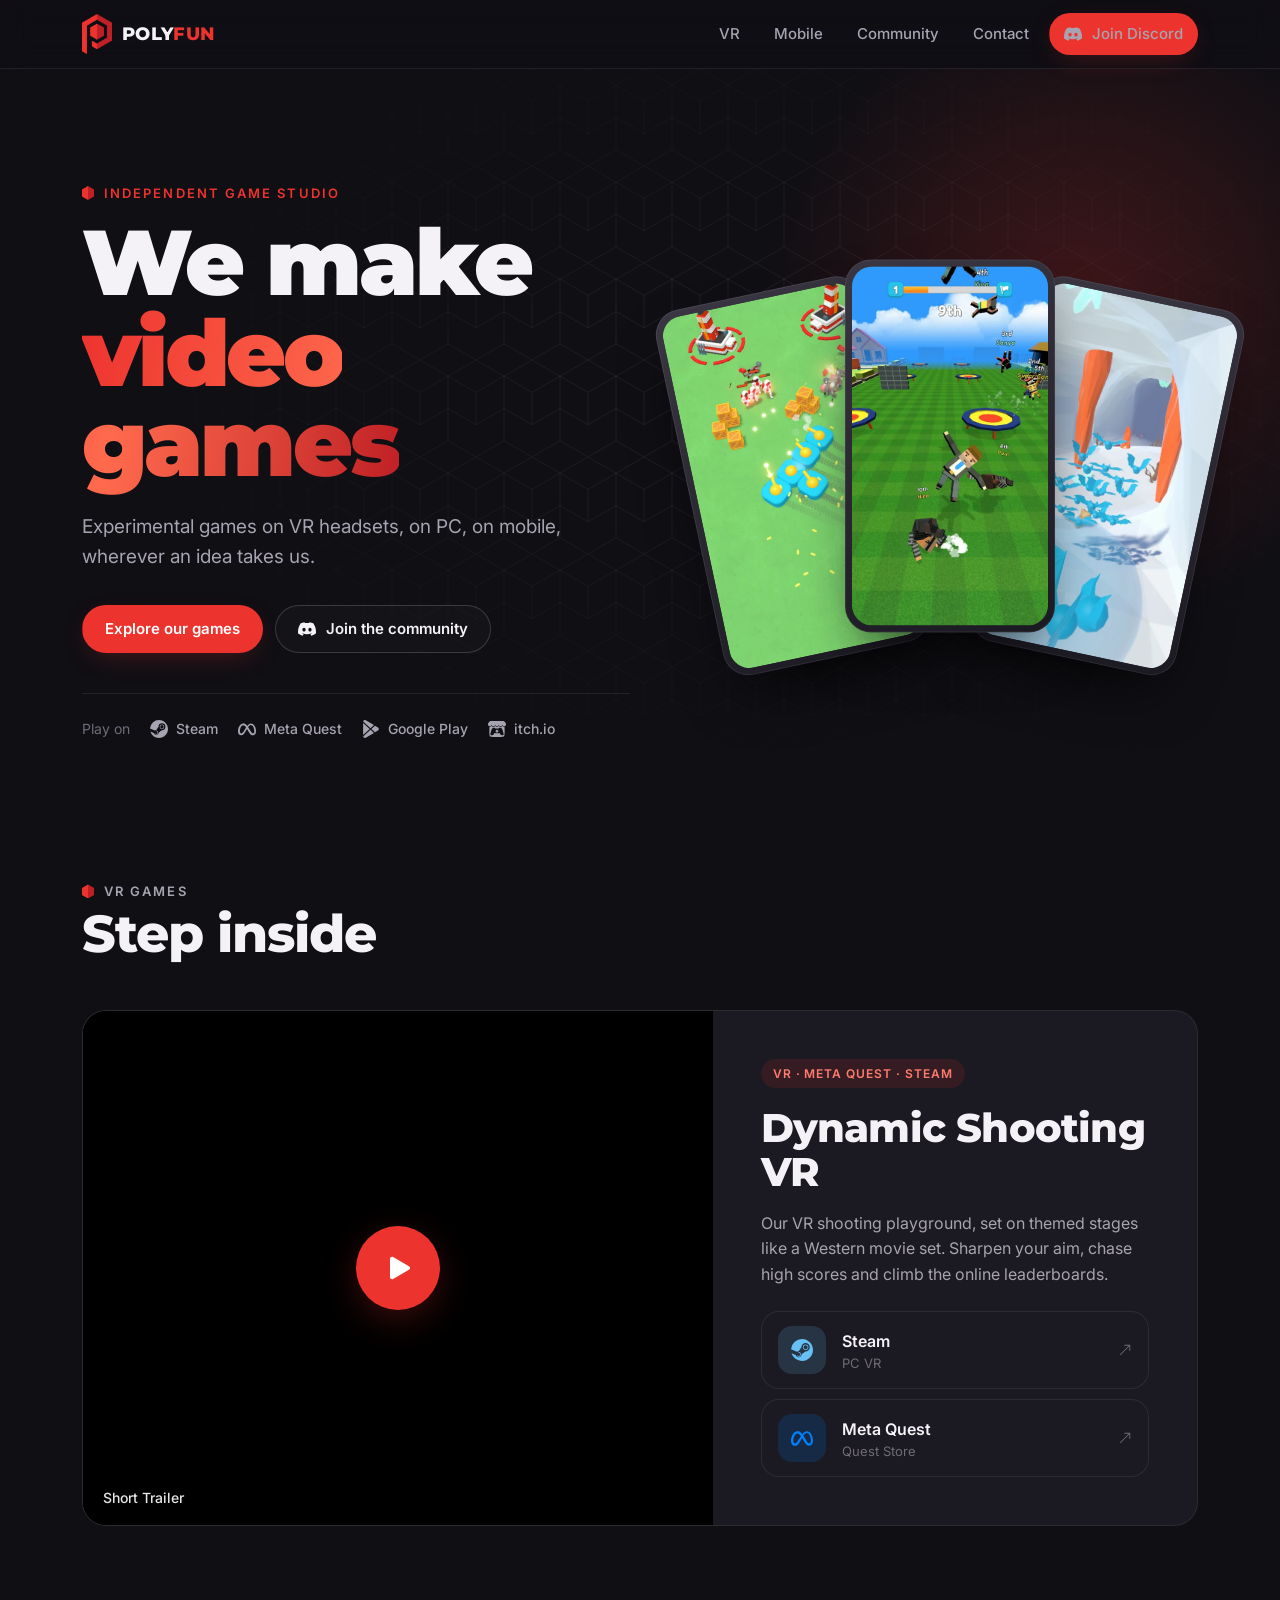
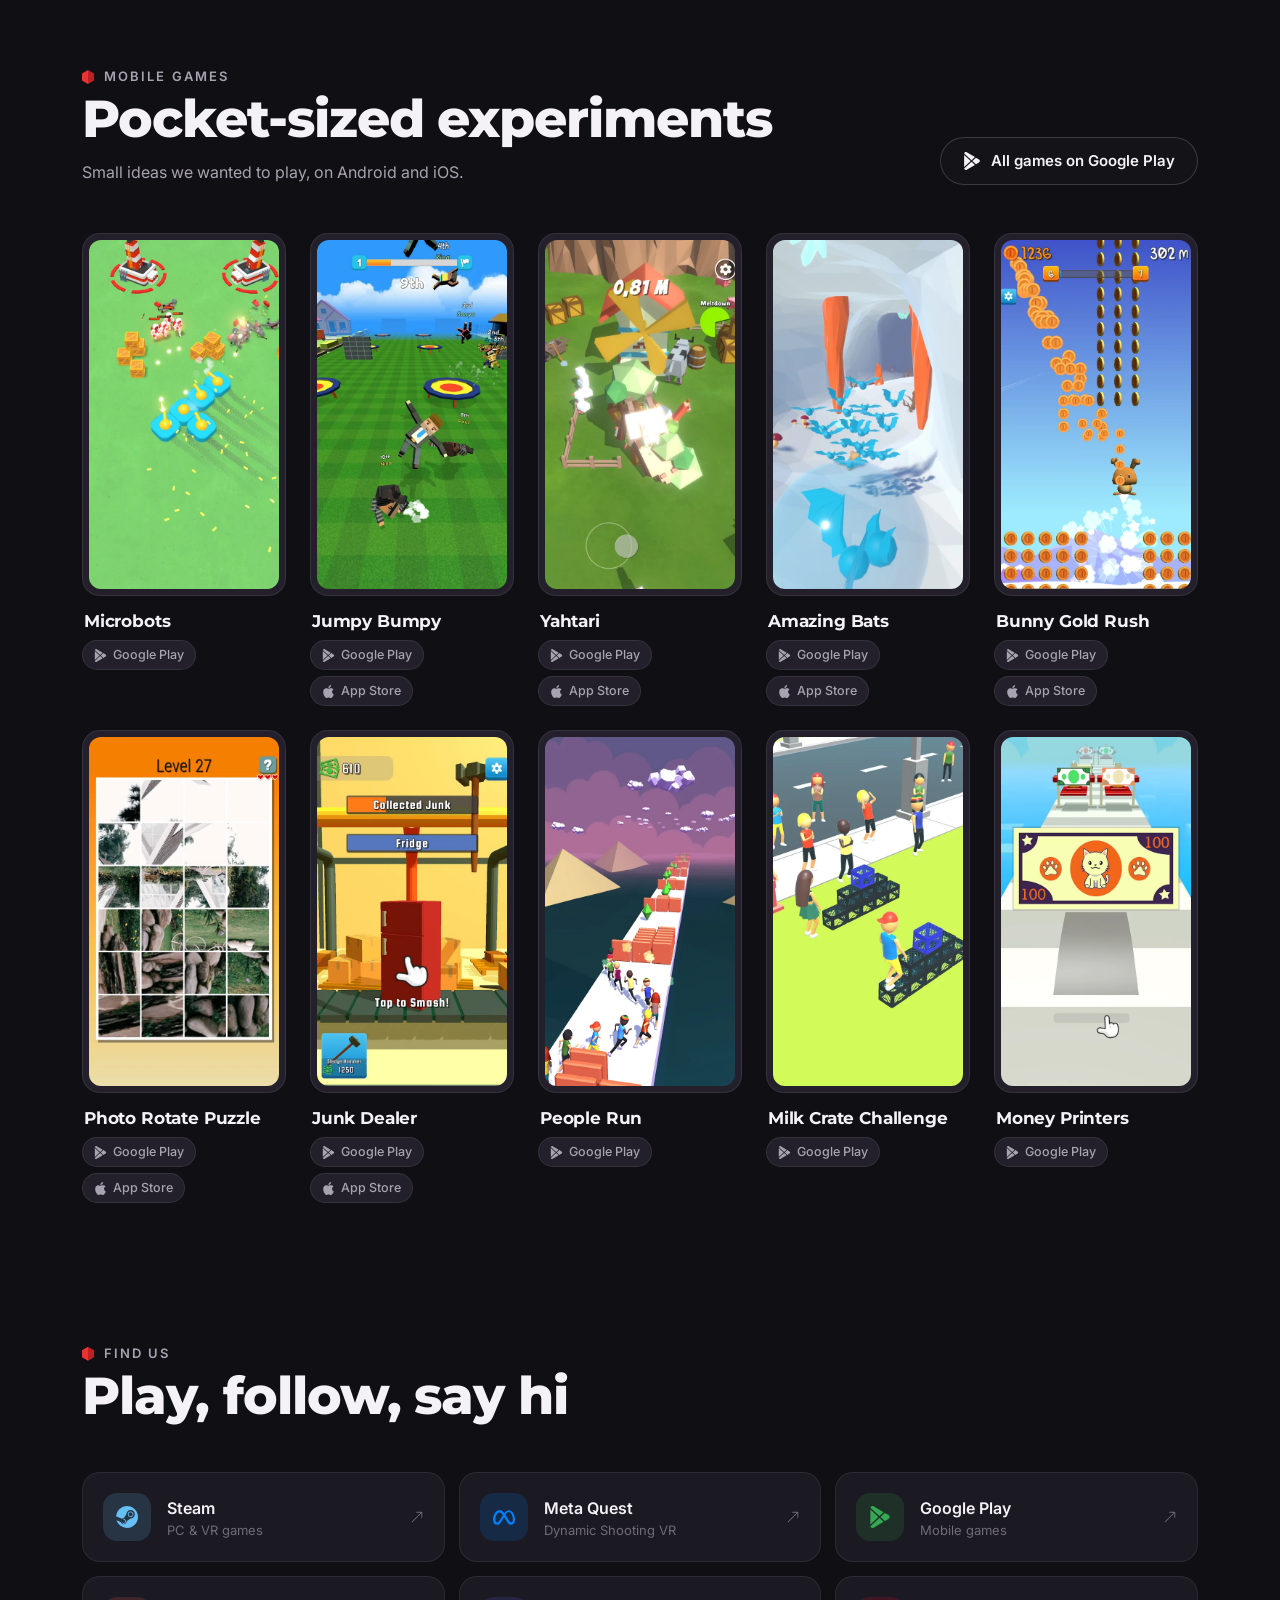
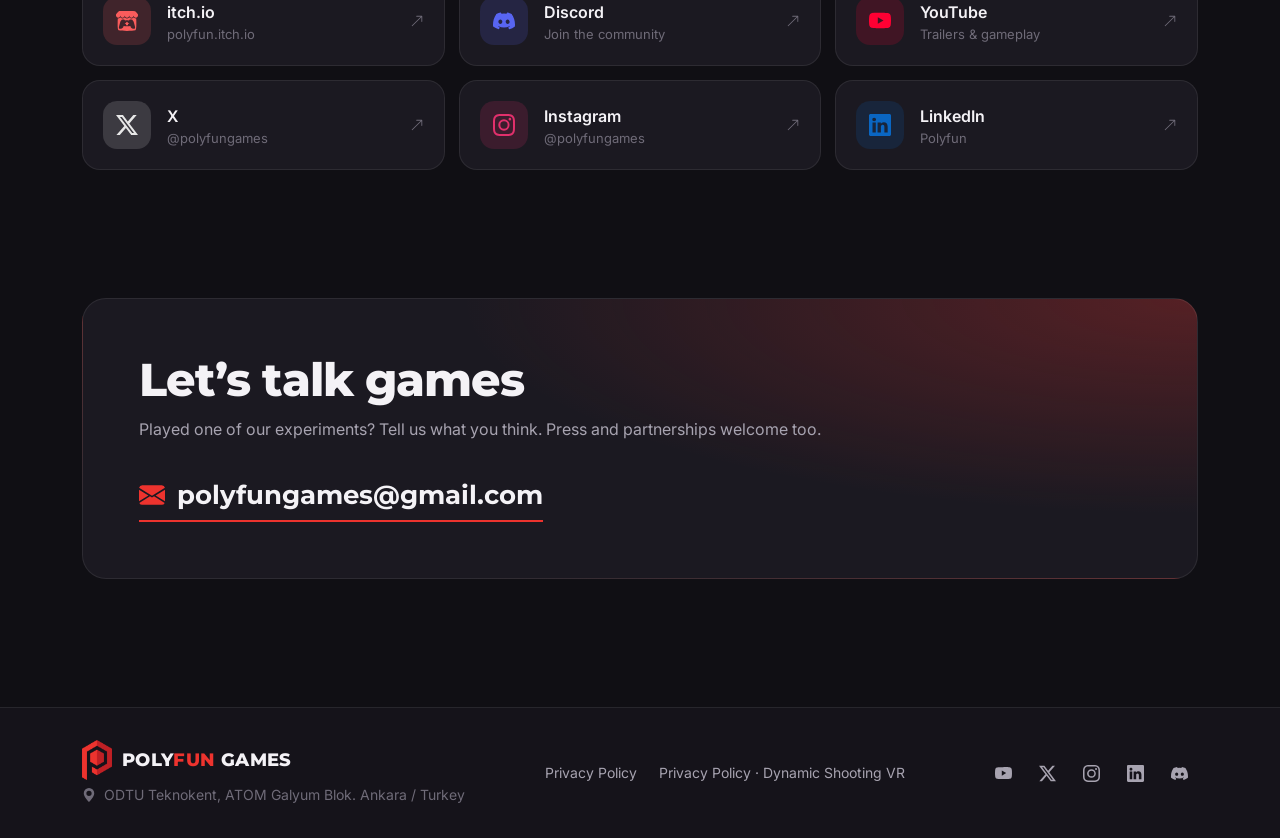
<file: index.html>
<!doctype html>
<html lang="en" class="no-js">
<head>
  <meta charset="utf-8">
  <meta name="viewport" content="width=device-width, initial-scale=1">
  <title>Polyfun Games — We make video games</title>
  <meta name="description" content="Polyfun Games: an independent studio from Ankara, Turkey. We make experimental games on VR headsets, on PC, on mobile, wherever an idea takes us.">
  <link rel="canonical" href="https://www.polyfungames.com/">
  <meta name="theme-color" content="#100f14">

  <meta property="og:type" content="website">
  <meta property="og:site_name" content="Polyfun Games">
  <meta property="og:title" content="Polyfun Games — We make video games">
  <meta property="og:description" content="We make experimental games on VR headsets, on PC, on mobile, wherever an idea takes us.">
  <meta property="og:url" content="https://www.polyfungames.com/">
  <meta property="og:image" content="https://www.polyfungames.com/assets/img/og-image.png">
  <meta name="twitter:card" content="summary_large_image">
  <meta name="twitter:site" content="@polyfungames">

  <link rel="icon" type="image/png" href="favicon.png">
  <link rel="apple-touch-icon" href="apple-touch-icon.png">

  <link rel="preconnect" href="https://fonts.googleapis.com">
  <link rel="preconnect" href="https://fonts.gstatic.com" crossorigin>
  <link rel="stylesheet" href="https://fonts.googleapis.com/css2?family=Inter:wght@400;500;600&family=Montserrat:wght@700;800;900&display=swap">
  <link rel="stylesheet" href="assets/css/style.css">
  <script src="assets/js/main.js" defer></script>
</head>
<body>

<!-- Icon sprite (Bootstrap Icons, MIT · itch.io from Simple Icons, CC0) -->
<svg width="0" height="0" style="position:absolute" aria-hidden="true">
  <symbol id="i-steam" viewBox="0 0 16 16"><path d="M.329 10.333A8.01 8.01 0 0 0 7.99 16C12.414 16 16 12.418 16 8s-3.586-8-8.009-8A8.006 8.006 0 0 0 0 7.468l.003.006 4.304 1.769A2.2 2.2 0 0 1 5.62 8.88l1.96-2.844-.001-.04a3.046 3.046 0 0 1 3.042-3.043 3.046 3.046 0 0 1 3.042 3.043 3.047 3.047 0 0 1-3.111 3.044l-2.804 2a2.223 2.223 0 0 1-3.075 2.11 2.22 2.22 0 0 1-1.312-1.568L.33 10.333Z"/><path d="M4.868 12.683a1.715 1.715 0 0 0 1.318-3.165 1.7 1.7 0 0 0-1.263-.02l1.023.424a1.261 1.261 0 1 1-.97 2.33l-.99-.41a1.7 1.7 0 0 0 .882.84Zm3.726-6.687a2.03 2.03 0 0 0 2.027 2.029 2.03 2.03 0 0 0 2.027-2.029 2.03 2.03 0 0 0-2.027-2.027 2.03 2.03 0 0 0-2.027 2.027m2.03-1.527a1.524 1.524 0 1 1-.002 3.048 1.524 1.524 0 0 1 .002-3.048"/></symbol>
  <symbol id="i-play" viewBox="0 0 16 16"><path d="M14.222 9.374c1.037-.61 1.037-2.137 0-2.748L11.528 5.04 8.32 8l3.207 2.96zm-3.595 2.116L7.583 8.68 1.03 14.73c.201 1.029 1.36 1.61 2.303 1.055zM1 13.396V2.603L6.846 8zM1.03 1.27l6.553 6.05 3.044-2.81L3.333.215C2.39-.341 1.231.24 1.03 1.27"/></symbol>
  <symbol id="i-apple" viewBox="0 0 16 16"><path d="M11.182.008C11.148-.03 9.923.023 8.857 1.18c-1.066 1.156-.902 2.482-.878 2.516s1.52.087 2.475-1.258.762-2.391.728-2.43m3.314 11.733c-.048-.096-2.325-1.234-2.113-3.422s1.675-2.789 1.698-2.854-.597-.79-1.254-1.157a3.7 3.7 0 0 0-1.563-.434c-.108-.003-.483-.095-1.254.116-.508.139-1.653.589-1.968.607-.316.018-1.256-.522-2.267-.665-.647-.125-1.333.131-1.824.328-.49.196-1.422.754-2.074 2.237-.652 1.482-.311 3.83-.067 4.56s.625 1.924 1.273 2.796c.576.984 1.34 1.667 1.659 1.899s1.219.386 1.843.067c.502-.308 1.408-.485 1.766-.472.357.013 1.061.154 1.782.539.571.197 1.111.115 1.652-.105.541-.221 1.324-1.059 2.238-2.758q.52-1.185.473-1.282"/></symbol>
  <symbol id="i-meta" viewBox="0 0 16 16"><path fill-rule="evenodd" d="M8.217 5.243C9.145 3.988 10.171 3 11.483 3 13.96 3 16 6.153 16.001 9.907c0 2.29-.986 3.725-2.757 3.725-1.543 0-2.395-.866-3.924-3.424l-.667-1.123-.118-.197a55 55 0 0 0-.53-.877l-1.178 2.08c-1.673 2.925-2.615 3.541-3.923 3.541C1.086 13.632 0 12.217 0 9.973 0 6.388 1.995 3 4.598 3q.477-.001.924.122c.31.086.611.22.913.407.577.359 1.154.915 1.782 1.714m1.516 2.224q-.378-.614-.727-1.133L9 6.326c.845-1.305 1.543-1.954 2.372-1.954 1.723 0 3.102 2.537 3.102 5.653 0 1.188-.39 1.877-1.195 1.877-.773 0-1.142-.51-2.61-2.87zM4.846 4.756c.725.1 1.385.634 2.34 2.001A212 212 0 0 0 5.551 9.3c-1.357 2.126-1.826 2.603-2.581 2.603-.777 0-1.24-.682-1.24-1.9 0-2.602 1.298-5.264 2.846-5.264q.136 0 .27.018Z"/></symbol>
  <symbol id="i-itch" viewBox="0 0 24 24"><path d="M3.13 1.338C2.08 1.96.02 4.328 0 4.95v1.03c0 1.303 1.22 2.45 2.325 2.45 1.33 0 2.436-1.102 2.436-2.41 0 1.308 1.07 2.41 2.4 2.41 1.328 0 2.362-1.102 2.362-2.41 0 1.308 1.137 2.41 2.466 2.41h.024c1.33 0 2.466-1.102 2.466-2.41 0 1.308 1.034 2.41 2.363 2.41 1.33 0 2.4-1.102 2.4-2.41 0 1.308 1.106 2.41 2.435 2.41C22.78 8.43 24 7.282 24 5.98V4.95c-.02-.62-2.082-2.99-3.13-3.612-3.253-.114-5.508-.134-8.87-.133-3.362 0-7.945.053-8.87.133zm6.376 6.477a2.74 2.74 0 0 1-.468.602c-.5.49-1.19.795-1.947.795a2.786 2.786 0 0 1-1.95-.795c-.182-.178-.32-.37-.446-.59-.127.222-.303.412-.486.59a2.788 2.788 0 0 1-1.95.795c-.092 0-.187-.025-.264-.052-.107 1.113-.152 2.176-.168 2.95v.005l-.006 1.167c.02 2.334-.23 7.564 1.03 8.85 1.952.454 5.545.662 9.15.663 3.605 0 7.198-.21 9.15-.664 1.26-1.284 1.01-6.514 1.03-8.848l-.006-1.167v-.004c-.016-.775-.06-1.838-.168-2.95-.077.026-.172.052-.263.052a2.788 2.788 0 0 1-1.95-.795c-.184-.178-.36-.368-.486-.59-.127.22-.265.412-.447.59a2.786 2.786 0 0 1-1.95.794c-.76 0-1.446-.303-1.948-.793a2.74 2.74 0 0 1-.468-.602 2.738 2.738 0 0 1-.463.602 2.787 2.787 0 0 1-1.95.794h-.16a2.787 2.787 0 0 1-1.95-.793 2.738 2.738 0 0 1-.464-.602zm-2.004 2.59v.002c.795.002 1.5 0 2.373.953.687-.072 1.406-.108 2.125-.107.72 0 1.438.035 2.125.107.873-.953 1.578-.95 2.372-.953.376 0 1.876 0 2.92 2.934l1.123 4.028c.832 2.995-.266 3.068-1.636 3.07-2.03-.075-3.156-1.55-3.156-3.025-1.124.184-2.436.276-3.748.277-1.312 0-2.624-.093-3.748-.277 0 1.475-1.125 2.95-3.156 3.026-1.37-.004-2.468-.077-1.636-3.072l1.122-4.027c1.045-2.934 2.545-2.934 2.92-2.934zM12 12.714c-.002.002-2.14 1.964-2.523 2.662l1.4-.056v1.22c0 .056.56.033 1.123.007.562.026 1.124.05 1.124-.008v-1.22l1.4.055C14.138 14.677 12 12.713 12 12.713z"/></symbol>
  <symbol id="i-discord" viewBox="0 0 16 16"><path d="M13.545 2.907a13.2 13.2 0 0 0-3.257-1.011.05.05 0 0 0-.052.025c-.141.25-.297.577-.406.833a12.2 12.2 0 0 0-3.658 0 8 8 0 0 0-.412-.833.05.05 0 0 0-.052-.025c-1.125.194-2.22.534-3.257 1.011a.04.04 0 0 0-.021.018C.356 6.024-.213 9.047.066 12.032q.003.022.021.037a13.3 13.3 0 0 0 3.995 2.02.05.05 0 0 0 .056-.019q.463-.63.818-1.329a.05.05 0 0 0-.01-.059l-.018-.011a9 9 0 0 1-1.248-.595.05.05 0 0 1-.02-.066l.015-.019q.127-.095.248-.195a.05.05 0 0 1 .051-.007c2.619 1.196 5.454 1.196 8.041 0a.05.05 0 0 1 .053.007q.121.1.248.195a.05.05 0 0 1-.004.085 8 8 0 0 1-1.249.594.05.05 0 0 0-.03.03.05.05 0 0 0 .003.041c.24.465.515.909.817 1.329a.05.05 0 0 0 .056.019 13.2 13.2 0 0 0 4.001-2.02.05.05 0 0 0 .021-.037c.334-3.451-.559-6.449-2.366-9.106a.03.03 0 0 0-.02-.019m-8.198 7.307c-.789 0-1.438-.724-1.438-1.612s.637-1.613 1.438-1.613c.807 0 1.45.73 1.438 1.613 0 .888-.637 1.612-1.438 1.612m5.316 0c-.788 0-1.438-.724-1.438-1.612s.637-1.613 1.438-1.613c.807 0 1.451.73 1.438 1.613 0 .888-.631 1.612-1.438 1.612"/></symbol>
  <symbol id="i-youtube" viewBox="0 0 16 16"><path d="M8.051 1.999h.089c.822.003 4.987.033 6.11.335a2.01 2.01 0 0 1 1.415 1.42c.101.38.172.883.22 1.402l.01.104.022.26.008.104c.065.914.073 1.77.074 1.957v.075c-.001.194-.01 1.108-.082 2.06l-.008.105-.009.104c-.05.572-.124 1.14-.235 1.558a2.01 2.01 0 0 1-1.415 1.42c-1.16.312-5.569.334-6.18.335h-.142c-.309 0-1.587-.006-2.927-.052l-.17-.006-.087-.004-.171-.007-.171-.007c-1.11-.049-2.167-.128-2.654-.26a2.01 2.01 0 0 1-1.415-1.419c-.111-.417-.185-.986-.235-1.558L.09 9.82l-.008-.104A31 31 0 0 1 0 7.68v-.123c.002-.215.01-.958.064-1.778l.007-.103.003-.052.008-.104.022-.26.01-.104c.048-.519.119-1.023.22-1.402a2.01 2.01 0 0 1 1.415-1.42c.487-.13 1.544-.21 2.654-.26l.17-.007.172-.006.086-.003.171-.007A100 100 0 0 1 7.858 2zM6.4 5.209v4.818l4.157-2.408z"/></symbol>
  <symbol id="i-x" viewBox="0 0 16 16"><path d="M12.6.75h2.454l-5.36 6.142L16 15.25h-4.937l-3.867-5.07-4.425 5.07H.316l5.733-6.57L0 .75h5.063l3.495 4.633L12.601.75Zm-.86 13.028h1.36L4.323 2.145H2.865z"/></symbol>
  <symbol id="i-instagram" viewBox="0 0 16 16"><path d="M8 0C5.829 0 5.556.01 4.703.048 3.85.088 3.269.222 2.76.42a3.9 3.9 0 0 0-1.417.923A3.9 3.9 0 0 0 .42 2.76C.222 3.268.087 3.85.048 4.7.01 5.555 0 5.827 0 8.001c0 2.172.01 2.444.048 3.297.04.852.174 1.433.372 1.942.205.526.478.972.923 1.417.444.445.89.719 1.416.923.51.198 1.09.333 1.942.372C5.555 15.99 5.827 16 8 16s2.444-.01 3.298-.048c.851-.04 1.434-.174 1.943-.372a3.9 3.9 0 0 0 1.416-.923c.445-.445.718-.891.923-1.417.197-.509.332-1.09.372-1.942C15.99 10.445 16 10.173 16 8s-.01-2.445-.048-3.299c-.04-.851-.175-1.433-.372-1.941a3.9 3.9 0 0 0-.923-1.417A3.9 3.9 0 0 0 13.24.42c-.51-.198-1.092-.333-1.943-.372C10.443.01 10.172 0 7.998 0zm-.717 1.442h.718c2.136 0 2.389.007 3.232.046.78.035 1.204.166 1.486.275.373.145.64.319.92.599s.453.546.598.92c.11.281.24.705.275 1.485.039.843.047 1.096.047 3.231s-.008 2.389-.047 3.232c-.035.78-.166 1.203-.275 1.485a2.5 2.5 0 0 1-.599.919c-.28.28-.546.453-.92.598-.28.11-.704.24-1.485.276-.843.038-1.096.047-3.232.047s-2.39-.009-3.233-.047c-.78-.036-1.203-.166-1.485-.276a2.5 2.5 0 0 1-.92-.598 2.5 2.5 0 0 1-.6-.92c-.109-.281-.24-.705-.275-1.485-.038-.843-.046-1.096-.046-3.233s.008-2.388.046-3.231c.036-.78.166-1.204.276-1.486.145-.373.319-.64.599-.92s.546-.453.92-.598c.282-.11.705-.24 1.485-.276.738-.034 1.024-.044 2.515-.045zm4.988 1.328a.96.96 0 1 0 0 1.92.96.96 0 0 0 0-1.92m-4.27 1.122a4.109 4.109 0 1 0 0 8.217 4.109 4.109 0 0 0 0-8.217m0 1.441a2.667 2.667 0 1 1 0 5.334 2.667 2.667 0 0 1 0-5.334"/></symbol>
  <symbol id="i-linkedin" viewBox="0 0 16 16"><path d="M0 1.146C0 .513.526 0 1.175 0h13.65C15.474 0 16 .513 16 1.146v13.708c0 .633-.526 1.146-1.175 1.146H1.175C.526 16 0 15.487 0 14.854zm4.943 12.248V6.169H2.542v7.225zm-1.2-8.212c.837 0 1.358-.554 1.358-1.248-.015-.709-.52-1.248-1.342-1.248S2.4 3.226 2.4 3.934c0 .694.521 1.248 1.327 1.248zm4.908 8.212V9.359c0-.216.016-.432.08-.586.173-.431.568-.878 1.232-.878.869 0 1.216.662 1.216 1.634v3.865h2.401V9.25c0-2.22-1.184-3.252-2.764-3.252-1.274 0-1.845.7-2.165 1.193v.025h-.016l.016-.025V6.169h-2.4c.03.678 0 7.225 0 7.225z"/></symbol>
  <symbol id="i-mail" viewBox="0 0 16 16"><path d="M.05 3.555A2 2 0 0 1 2 2h12a2 2 0 0 1 1.95 1.555L8 8.414zM0 4.697v7.104l5.803-3.558zM6.761 8.83l-6.57 4.027A2 2 0 0 0 2 14h12a2 2 0 0 0 1.808-1.144l-6.57-4.027L8 9.586zm3.436-.586L16 11.801V4.697z"/></symbol>
  <symbol id="i-pin" viewBox="0 0 16 16"><path d="M8 16s6-5.686 6-10A6 6 0 0 0 2 6c0 4.314 6 10 6 10m0-7a3 3 0 1 1 0-6 3 3 0 0 1 0 6"/></symbol>
  <symbol id="i-arrow" viewBox="0 0 16 16"><path fill-rule="evenodd" d="M14 2.5a.5.5 0 0 0-.5-.5h-6a.5.5 0 0 0 0 1h4.793L2.146 13.146a.5.5 0 0 0 .708.708L13 3.707V8.5a.5.5 0 0 0 1 0z"/></symbol>
  <symbol id="i-playbtn" viewBox="0 0 16 16"><path d="m11.596 8.697-6.363 3.692c-.54.313-1.233-.066-1.233-.697V4.308c0-.63.692-1.01 1.233-.696l6.363 3.692a.802.802 0 0 1 0 1.393"/></symbol>
</svg>

<a class="skip-link" href="#main">Skip to content</a>

<header class="site-header">
  <div class="wrap">
    <a class="brand" href="./" aria-label="Polyfun Games home">
      <img src="assets/img/logo-mark.png" alt="" width="30" height="39">
      <span>POLY<b>FUN</b></span>
    </a>
    <nav class="nav" aria-label="Main">
      <a class="nav-link" href="#vr">VR</a>
      <a class="nav-link" href="#mobile">Mobile</a>
      <a class="nav-link" href="#community">Community</a>
      <a class="nav-link" href="#contact">Contact</a>
      <a class="btn btn-primary btn-sm" href="https://discord.com/invite/sTrzYr7uts" target="_blank" rel="noopener">
        <svg class="icon"><use href="#i-discord"/></svg> Join Discord
      </a>
    </nav>
  </div>
</header>

<main id="main">

  <!-- ============ HERO ============ -->
  <section class="hero">
    <div class="wrap">
      <div>
        <p class="eyebrow">Independent game studio</p>
        <h1>We make <span class="accent">video games</span></h1>
        <p class="hero-lede">
          Experimental games on VR headsets, on PC, on mobile, wherever an idea takes us.
        </p>
        <div class="hero-actions">
          <a class="btn btn-primary" href="#vr">Explore our games</a>
          <a class="btn btn-ghost" href="https://discord.com/invite/sTrzYr7uts" target="_blank" rel="noopener">
            <svg class="icon"><use href="#i-discord"/></svg> Join the community
          </a>
        </div>
        <div class="hero-platforms">
          <span>Play on</span>
          <a href="https://store.steampowered.com/developer/polyfun" target="_blank" rel="noopener"><svg class="icon"><use href="#i-steam"/></svg> Steam</a>
          <a href="https://www.meta.com/experiences/dynamic-shooting-vr/7082199125159451/" target="_blank" rel="noopener"><svg class="icon"><use href="#i-meta"/></svg> Meta Quest</a>
          <a href="https://play.google.com/store/apps/dev?id=7869876854271474881" target="_blank" rel="noopener"><svg class="icon"><use href="#i-play"/></svg> Google Play</a>
          <a href="https://polyfun.itch.io/" target="_blank" rel="noopener"><svg class="icon"><use href="#i-itch"/></svg> itch.io</a>
        </div>
      </div>

      <div class="hero-art" aria-hidden="true">
        <img class="mark" src="assets/img/logo-mark.png" alt="">
        <div class="phone phone-1"><img src="assets/img/games/microbots.webp" alt=""></div>
        <div class="phone phone-2"><img src="assets/img/games/jumpy-bumpy.webp" alt=""></div>
        <div class="phone phone-3"><img src="assets/img/games/amazing-bats.webp" alt=""></div>
      </div>
    </div>
  </section>

  <!-- ============ VR GAMES ============ -->
  <section class="section" id="vr">
    <div class="wrap">
      <div class="section-head reveal">
        <div>
          <p class="eyebrow">VR Games</p>
          <h2>Step inside</h2>
        </div>
      </div>

      <article class="feature reveal">
        <div class="feature-media">
          <!-- Click-to-load YouTube player. To change the video, update data-yt and the href. -->
          <a class="yt" href="https://www.youtube.com/watch?v=RR10ErG5CEY" data-yt="RR10ErG5CEY"
             style="background-image:url('https://i.ytimg.com/vi/RR10ErG5CEY/maxresdefault.jpg')"
             target="_blank" rel="noopener"
             aria-label="Play video: Dynamic Shooting VR - Short Trailer">
            <span class="yt-play"><svg class="icon"><use href="#i-playbtn"/></svg></span>
            <span class="yt-label">Short Trailer</span>
          </a>
        </div>
        <div class="feature-body">
          <span class="tag">VR · Meta Quest · Steam</span>
          <h3>Dynamic Shooting VR</h3>
          <p>
            Our VR shooting playground, set on themed stages like a Western movie set.
            Sharpen your aim, chase high scores and climb the online leaderboards.
          </p>
          <div class="feature-actions">
            <a class="link-card steam" href="https://store.steampowered.com/app/2549600/" target="_blank" rel="noopener">
              <span class="badge"><svg class="icon"><use href="#i-steam"/></svg></span>
              <span><strong>Steam</strong><small>PC VR</small></span>
              <svg class="icon go"><use href="#i-arrow"/></svg></a>
            <a class="link-card meta" href="https://www.meta.com/experiences/dynamic-shooting-vr/7082199125159451/" target="_blank" rel="noopener">
              <span class="badge"><svg class="icon"><use href="#i-meta"/></svg></span>
              <span><strong>Meta Quest</strong><small>Quest Store</small></span>
              <svg class="icon go"><use href="#i-arrow"/></svg></a>
          </div>
        </div>
      </article>
    </div>
  </section>

  <!-- ============ MOBILE GAMES ============
       To add a game: drop a 9:16 screenshot in assets/img/games/ and copy one <li> block. Remove a store link if the game isn’t on that store. -->
  <section class="section" id="mobile">
    <div class="wrap">
      <div class="section-head reveal">
        <div>
          <p class="eyebrow">Mobile Games</p>
          <h2>Pocket-sized experiments</h2>
          <p>Small ideas we wanted to play, on Android and iOS.</p>
        </div>
        <a class="btn btn-ghost" href="https://play.google.com/store/apps/dev?id=7869876854271474881" target="_blank" rel="noopener">
          <svg class="icon"><use href="#i-play"/></svg> All games on Google Play
        </a>
      </div>

      <ul class="games">
        <li class="game reveal">
          <div class="game-shot"><img src="assets/img/games/microbots.webp" alt="Microbots gameplay screenshot" loading="lazy" width="540" height="960"></div>
          <h3>Microbots</h3>
          <div class="stores">
            <a href="https://play.google.com/store/apps/details?id=com.polyfungames.battletanksquad" target="_blank" rel="noopener" aria-label="Microbots on Google Play"><svg class="icon"><use href="#i-play"/></svg> Google Play</a>
          </div>
        </li>
        <li class="game reveal">
          <div class="game-shot"><img src="assets/img/games/jumpy-bumpy.webp" alt="Jumpy Bumpy gameplay screenshot" loading="lazy" width="540" height="960"></div>
          <h3>Jumpy Bumpy</h3>
          <div class="stores">
            <a href="https://play.google.com/store/apps/details?id=com.polyfungames.jumpybumpy" target="_blank" rel="noopener" aria-label="Jumpy Bumpy on Google Play"><svg class="icon"><use href="#i-play"/></svg> Google Play</a>
            <a href="https://apps.apple.com/us/app/jumpy-bumpy-ragdoll-race/id1516381586" target="_blank" rel="noopener" aria-label="Jumpy Bumpy on the App Store"><svg class="icon"><use href="#i-apple"/></svg> App Store</a>
          </div>
        </li>
        <li class="game reveal">
          <div class="game-shot"><img src="assets/img/games/yahtari.webp" alt="Yahtari gameplay screenshot" loading="lazy" width="540" height="960"></div>
          <h3>Yahtari</h3>
          <div class="stores">
            <a href="https://play.google.com/store/apps/details?id=com.polyfungames.yahtari" target="_blank" rel="noopener" aria-label="Yahtari on Google Play"><svg class="icon"><use href="#i-play"/></svg> Google Play</a>
            <a href="https://apps.apple.com/us/app/yahtari/id6455428087" target="_blank" rel="noopener" aria-label="Yahtari on the App Store"><svg class="icon"><use href="#i-apple"/></svg> App Store</a>
          </div>
        </li>
        <li class="game reveal">
          <div class="game-shot"><img src="assets/img/games/amazing-bats.webp" alt="Amazing Bats gameplay screenshot" loading="lazy" width="540" height="960"></div>
          <h3>Amazing Bats</h3>
          <div class="stores">
            <a href="https://play.google.com/store/apps/details?id=com.polyfungames.amazingbats" target="_blank" rel="noopener" aria-label="Amazing Bats on Google Play"><svg class="icon"><use href="#i-play"/></svg> Google Play</a>
            <a href="https://apps.apple.com/us/app/amazing-bats/id1578488501" target="_blank" rel="noopener" aria-label="Amazing Bats on the App Store"><svg class="icon"><use href="#i-apple"/></svg> App Store</a>
          </div>
        </li>
        <li class="game reveal">
          <div class="game-shot"><img src="assets/img/games/bunny-gold-rush.webp" alt="Bunny Gold Rush gameplay screenshot" loading="lazy" width="540" height="959"></div>
          <h3>Bunny Gold Rush</h3>
          <div class="stores">
            <a href="https://play.google.com/store/apps/details?id=com.polyfungames.bunnygoldrush" target="_blank" rel="noopener" aria-label="Bunny Gold Rush on Google Play"><svg class="icon"><use href="#i-play"/></svg> Google Play</a>
            <a href="https://apps.apple.com/us/app/bunny-gold-rush/id1512966740" target="_blank" rel="noopener" aria-label="Bunny Gold Rush on the App Store"><svg class="icon"><use href="#i-apple"/></svg> App Store</a>
          </div>
        </li>
        <li class="game reveal">
          <div class="game-shot"><img src="assets/img/games/photo-rotate-puzzle.webp" alt="Photo Rotate Puzzle gameplay screenshot" loading="lazy" width="540" height="960"></div>
          <h3>Photo Rotate Puzzle</h3>
          <div class="stores">
            <a href="https://play.google.com/store/apps/details?id=com.polyfungames.photorotatepuzzle" target="_blank" rel="noopener" aria-label="Photo Rotate Puzzle on Google Play"><svg class="icon"><use href="#i-play"/></svg> Google Play</a>
            <a href="https://apps.apple.com/us/app/photo-rotate-puzzle/id1661858377" target="_blank" rel="noopener" aria-label="Photo Rotate Puzzle on the App Store"><svg class="icon"><use href="#i-apple"/></svg> App Store</a>
          </div>
        </li>
        <li class="game reveal">
          <div class="game-shot"><img src="assets/img/games/junk-dealer.webp" alt="Junk Dealer gameplay screenshot" loading="lazy" width="540" height="960"></div>
          <h3>Junk Dealer</h3>
          <div class="stores">
            <a href="https://play.google.com/store/apps/details?id=com.polyfungames.junkdealer" target="_blank" rel="noopener" aria-label="Junk Dealer on Google Play"><svg class="icon"><use href="#i-play"/></svg> Google Play</a>
            <a href="https://apps.apple.com/us/app/junk-dealer/id1511047491" target="_blank" rel="noopener" aria-label="Junk Dealer on the App Store"><svg class="icon"><use href="#i-apple"/></svg> App Store</a>
          </div>
        </li>
        <li class="game reveal">
          <div class="game-shot"><img src="assets/img/games/people-run.webp" alt="People Run gameplay screenshot" loading="lazy" width="540" height="960"></div>
          <h3>People Run</h3>
          <div class="stores">
            <a href="https://play.google.com/store/apps/details?id=com.polyfungames.peoplerun" target="_blank" rel="noopener" aria-label="People Run on Google Play"><svg class="icon"><use href="#i-play"/></svg> Google Play</a>
          </div>
        </li>
        <li class="game reveal">
          <div class="game-shot"><img src="assets/img/games/milk-crate-challenge.webp" alt="Milk Crate Challenge gameplay screenshot" loading="lazy" width="540" height="960"></div>
          <h3>Milk Crate Challenge</h3>
          <div class="stores">
            <a href="https://play.google.com/store/apps/details?id=com.polyfungames.cratechallenge" target="_blank" rel="noopener" aria-label="Milk Crate Challenge on Google Play"><svg class="icon"><use href="#i-play"/></svg> Google Play</a>
          </div>
        </li>
        <li class="game reveal">
          <div class="game-shot"><img src="assets/img/games/money-printers.webp" alt="Money Printers gameplay screenshot" loading="lazy" width="540" height="960"></div>
          <h3>Money Printers</h3>
          <div class="stores">
            <a href="https://play.google.com/store/apps/details?id=com.polyfungames.moneyprinters" target="_blank" rel="noopener" aria-label="Money Printers on Google Play"><svg class="icon"><use href="#i-play"/></svg> Google Play</a>
          </div>
        </li>
      </ul>
    </div>
  </section>

  <!-- ============ COMMUNITY / LINKS ============ -->
  <section class="section" id="community">
    <div class="wrap">
      <div class="section-head reveal">
        <div>
          <p class="eyebrow">Find us</p>
          <h2>Play, follow, say hi</h2>
        </div>
      </div>

      <ul class="links reveal">
        <li><a class="link-card steam" href="https://store.steampowered.com/developer/polyfun" target="_blank" rel="noopener">
          <span class="badge"><svg class="icon"><use href="#i-steam"/></svg></span>
          <span><strong>Steam</strong><small>PC &amp; VR games</small></span>
          <svg class="icon go"><use href="#i-arrow"/></svg></a></li>
        <li><a class="link-card meta" href="https://www.meta.com/experiences/dynamic-shooting-vr/7082199125159451/" target="_blank" rel="noopener">
          <span class="badge"><svg class="icon"><use href="#i-meta"/></svg></span>
          <span><strong>Meta Quest</strong><small>Dynamic Shooting VR</small></span>
          <svg class="icon go"><use href="#i-arrow"/></svg></a></li>
        <li><a class="link-card play" href="https://play.google.com/store/apps/dev?id=7869876854271474881" target="_blank" rel="noopener">
          <span class="badge"><svg class="icon"><use href="#i-play"/></svg></span>
          <span><strong>Google Play</strong><small>Mobile games</small></span>
          <svg class="icon go"><use href="#i-arrow"/></svg></a></li>
        <li><a class="link-card itch" href="https://polyfun.itch.io/" target="_blank" rel="noopener">
          <span class="badge"><svg class="icon"><use href="#i-itch"/></svg></span>
          <span><strong>itch.io</strong><small>polyfun.itch.io</small></span>
          <svg class="icon go"><use href="#i-arrow"/></svg></a></li>
        <li><a class="link-card discord" href="https://discord.com/invite/sTrzYr7uts" target="_blank" rel="noopener">
          <span class="badge"><svg class="icon"><use href="#i-discord"/></svg></span>
          <span><strong>Discord</strong><small>Join the community</small></span>
          <svg class="icon go"><use href="#i-arrow"/></svg></a></li>
        <li><a class="link-card youtube" href="https://www.youtube.com/channel/UCm9LjdjXu39k2IGFryToTPw" target="_blank" rel="noopener">
          <span class="badge"><svg class="icon"><use href="#i-youtube"/></svg></span>
          <span><strong>YouTube</strong><small>Trailers &amp; gameplay</small></span>
          <svg class="icon go"><use href="#i-arrow"/></svg></a></li>
        <li><a class="link-card x" href="https://twitter.com/polyfungames" target="_blank" rel="noopener">
          <span class="badge"><svg class="icon"><use href="#i-x"/></svg></span>
          <span><strong>X</strong><small>@polyfungames</small></span>
          <svg class="icon go"><use href="#i-arrow"/></svg></a></li>
        <li><a class="link-card instagram" href="https://www.instagram.com/polyfungames" target="_blank" rel="noopener">
          <span class="badge"><svg class="icon"><use href="#i-instagram"/></svg></span>
          <span><strong>Instagram</strong><small>@polyfungames</small></span>
          <svg class="icon go"><use href="#i-arrow"/></svg></a></li>
        <li><a class="link-card linkedin" href="https://www.linkedin.com/company/polyfun/" target="_blank" rel="noopener">
          <span class="badge"><svg class="icon"><use href="#i-linkedin"/></svg></span>
          <span><strong>LinkedIn</strong><small>Polyfun</small></span>
          <svg class="icon go"><use href="#i-arrow"/></svg></a></li>
      </ul>
    </div>
  </section>

  <!-- ============ CONTACT ============ -->
  <section class="section" id="contact">
    <div class="wrap">
      <div class="contact reveal">
        <div>
          <h2>Let’s talk games</h2>
          <p>Played one of our experiments? Tell us what you think. Press and partnerships welcome too.</p>
        </div>
        <a class="contact-mail" href="mailto:polyfungames@gmail.com">
          <svg class="icon"><use href="#i-mail"/></svg> polyfungames@gmail.com
        </a>
      </div>
    </div>
  </section>

</main>

<footer class="site-footer">
  <div class="wrap">
    <div class="footer-meta">
      <a class="brand" href="./"><img src="assets/img/logo-mark.png" alt="" width="30" height="39"><span>POLY<b>FUN</b> GAMES</span></a>
      <span class="addr"><svg class="icon"><use href="#i-pin"/></svg> ODTU Teknokent, ATOM Galyum Blok. Ankara / Turkey</span>
    </div>
    <nav class="footer-links" aria-label="Legal">
      <a href="p/privacy-policy.html">Privacy Policy</a>
      <a href="p/privacy-policy-dynamicshootingvr.html">Privacy Policy · Dynamic Shooting VR</a>
    </nav>
    <div class="socials">
      <a href="https://www.youtube.com/channel/UCm9LjdjXu39k2IGFryToTPw" target="_blank" rel="noopener" aria-label="YouTube"><svg class="icon"><use href="#i-youtube"/></svg></a>
      <a href="https://twitter.com/polyfungames" target="_blank" rel="noopener" aria-label="X (Twitter)"><svg class="icon"><use href="#i-x"/></svg></a>
      <a href="https://www.instagram.com/polyfungames" target="_blank" rel="noopener" aria-label="Instagram"><svg class="icon"><use href="#i-instagram"/></svg></a>
      <a href="https://www.linkedin.com/company/polyfun/" target="_blank" rel="noopener" aria-label="LinkedIn"><svg class="icon"><use href="#i-linkedin"/></svg></a>
      <a href="https://discord.com/invite/sTrzYr7uts" target="_blank" rel="noopener" aria-label="Discord"><svg class="icon"><use href="#i-discord"/></svg></a>
    </div>
  </div>
</footer>

</body>
</html>
</file>
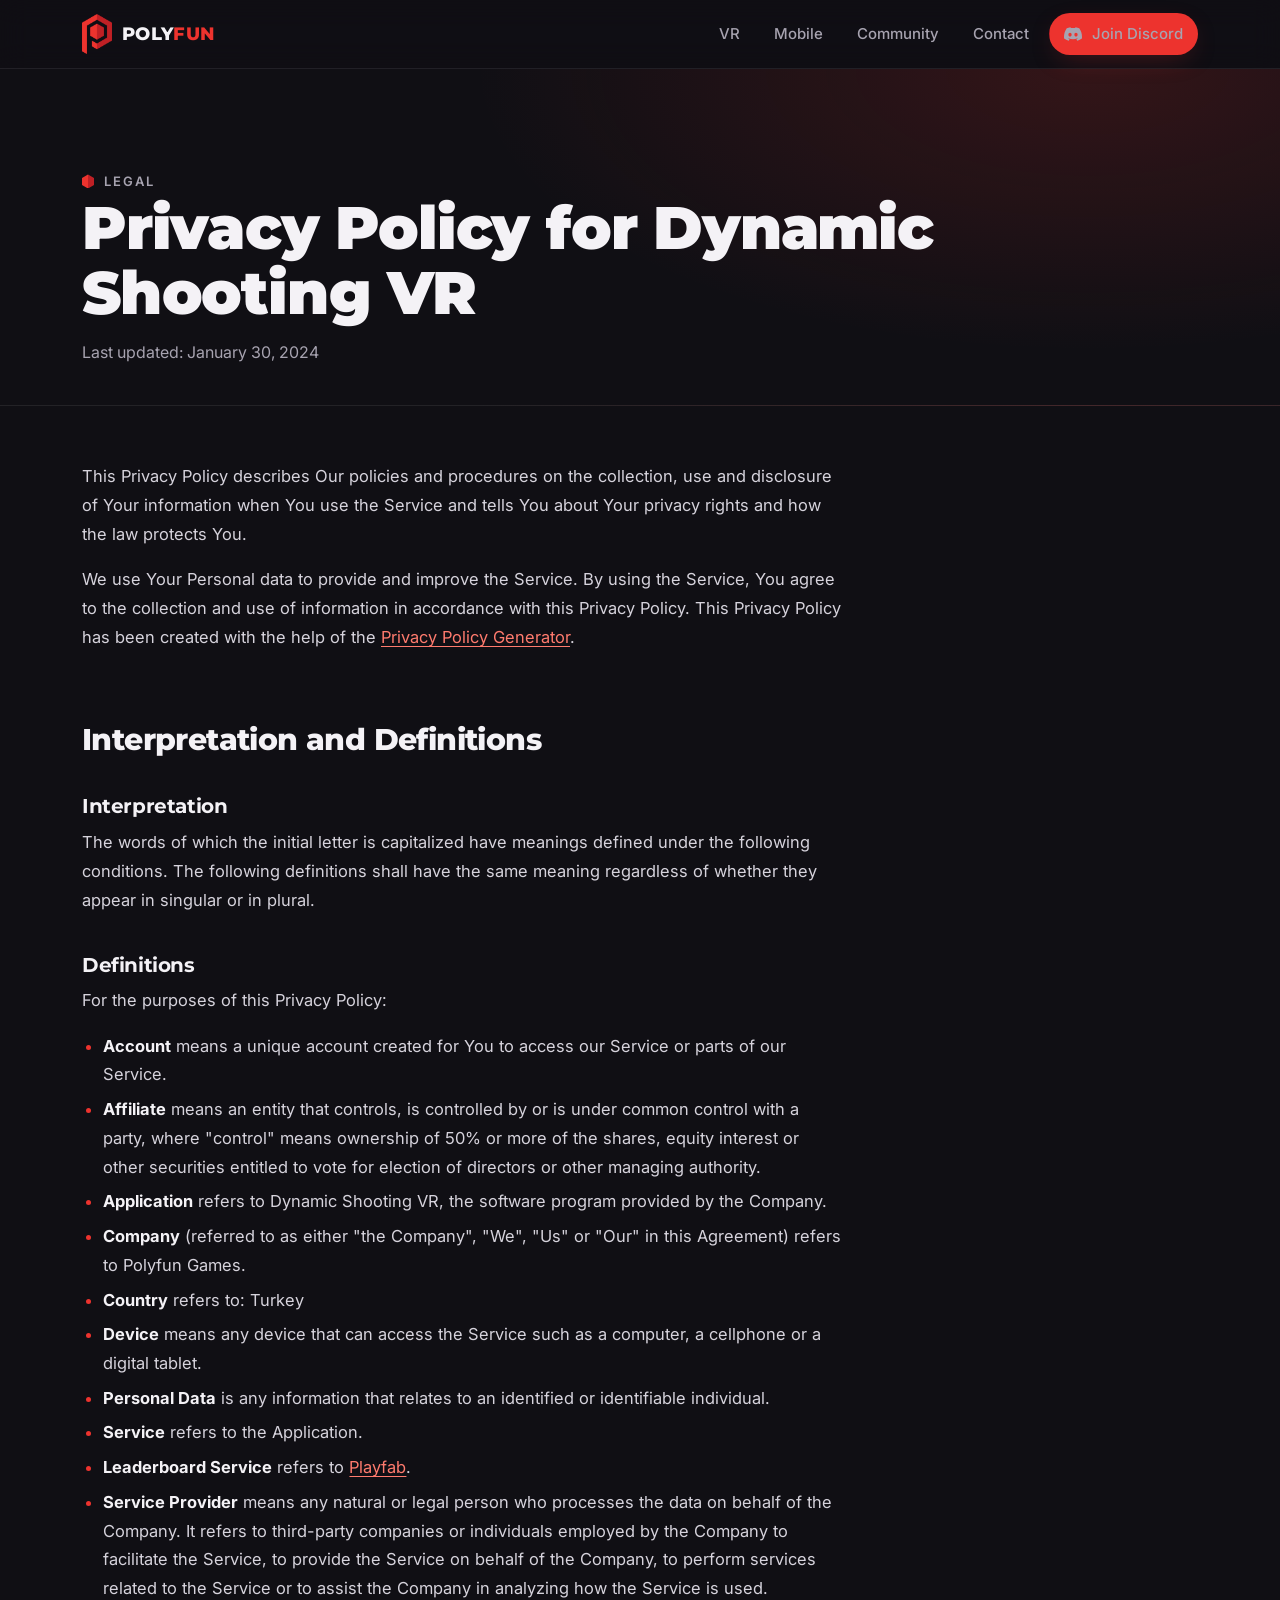
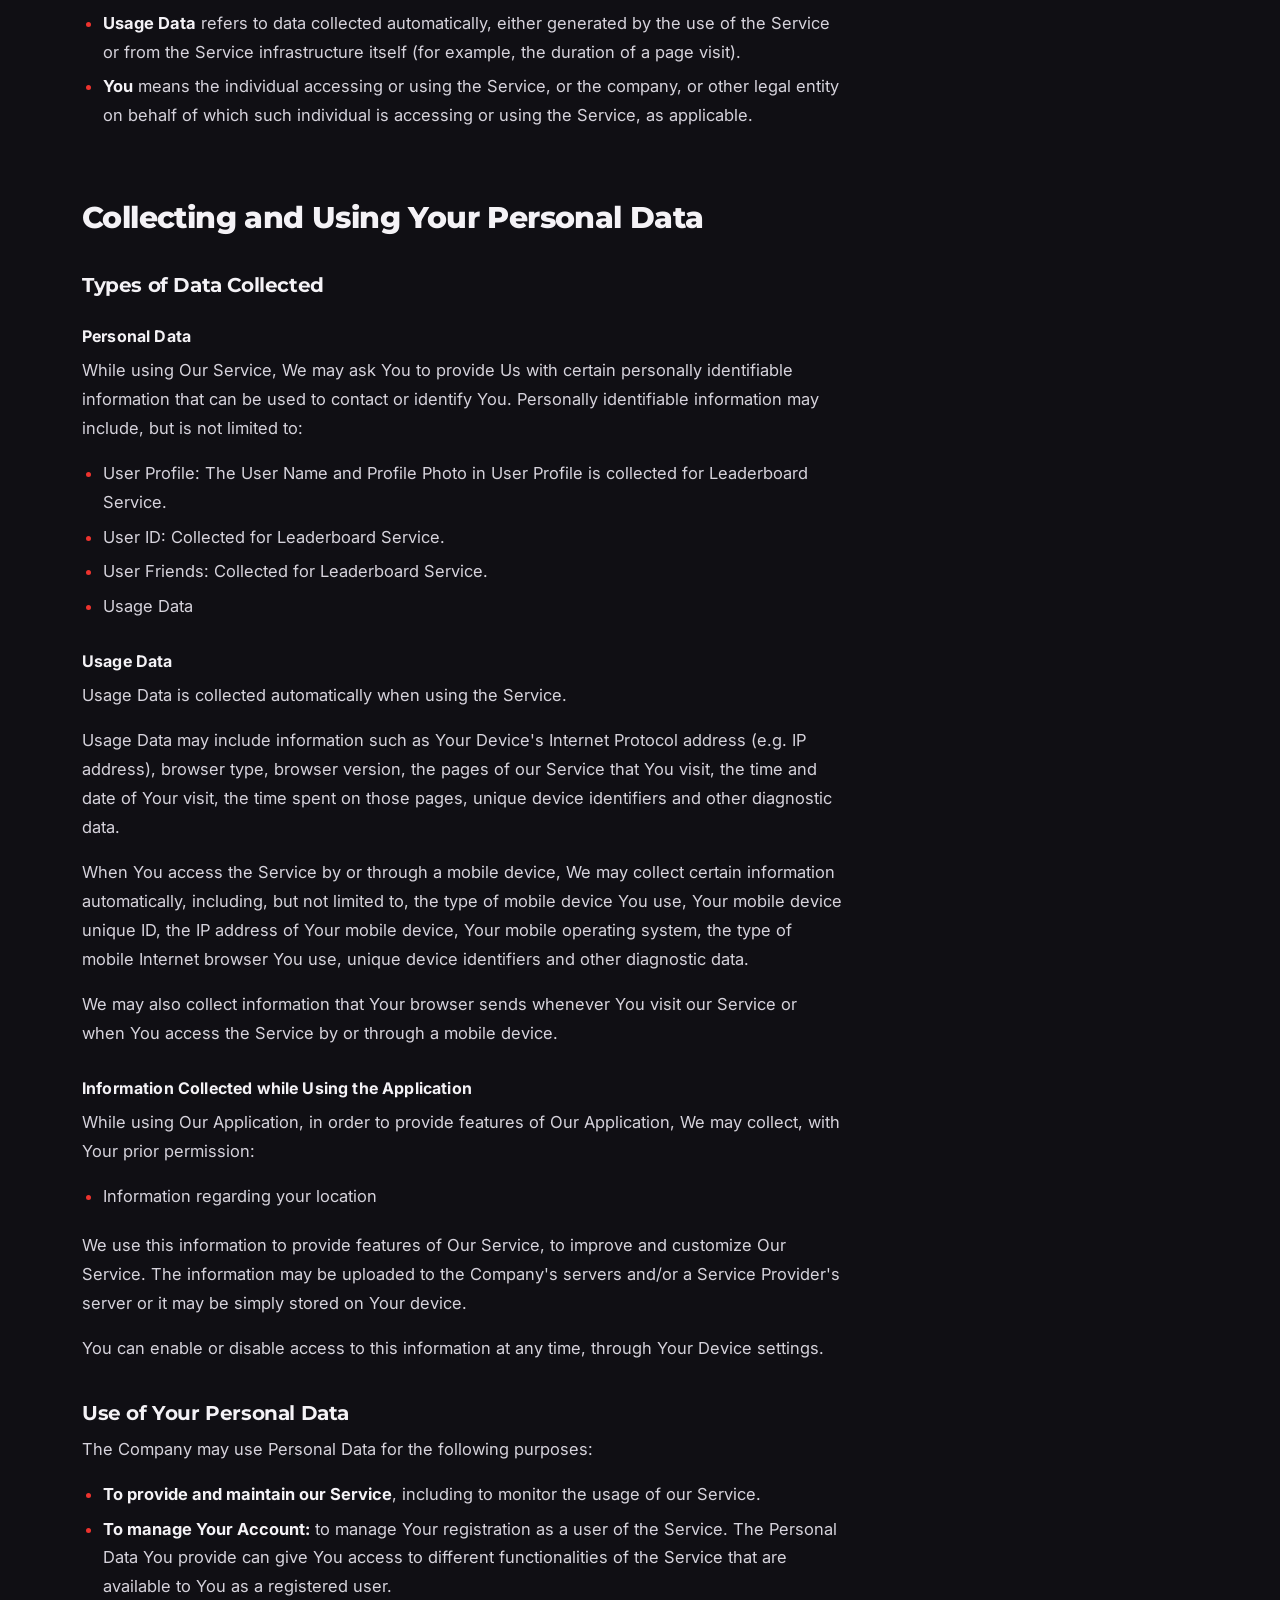
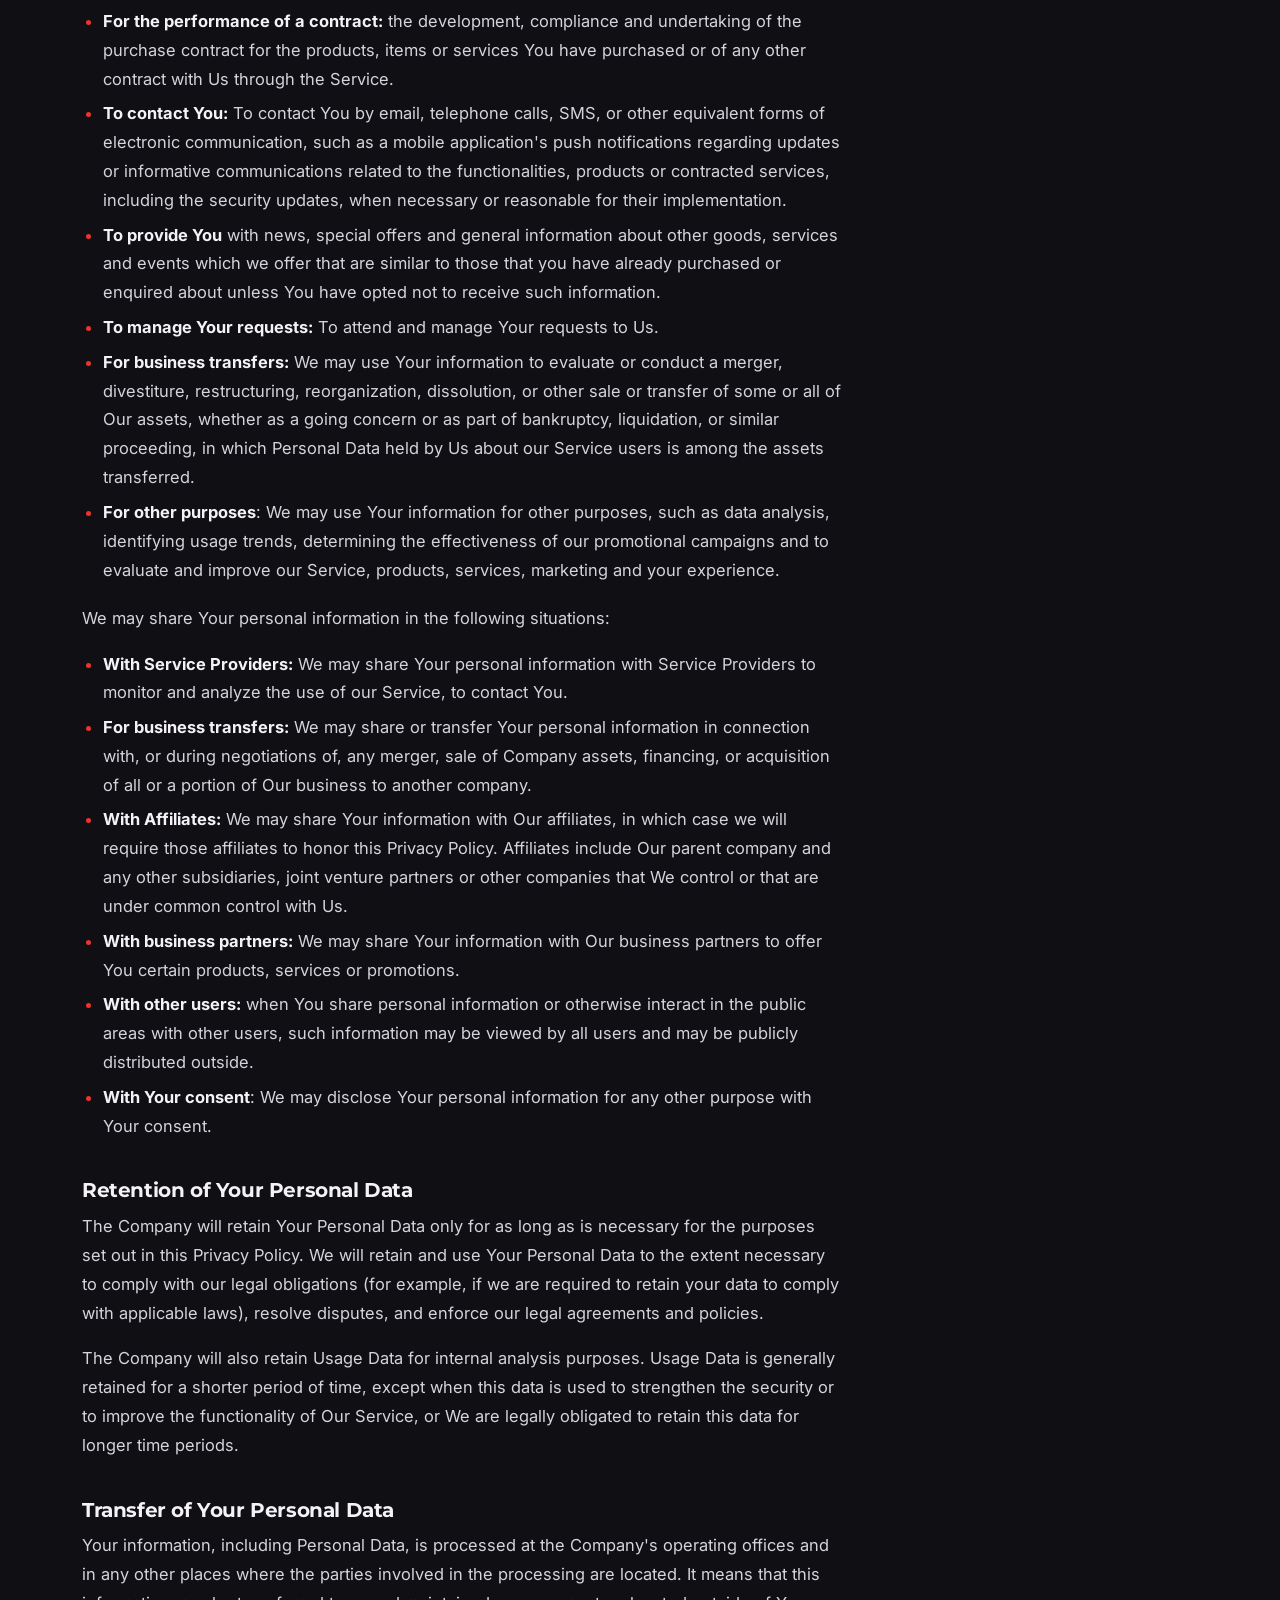
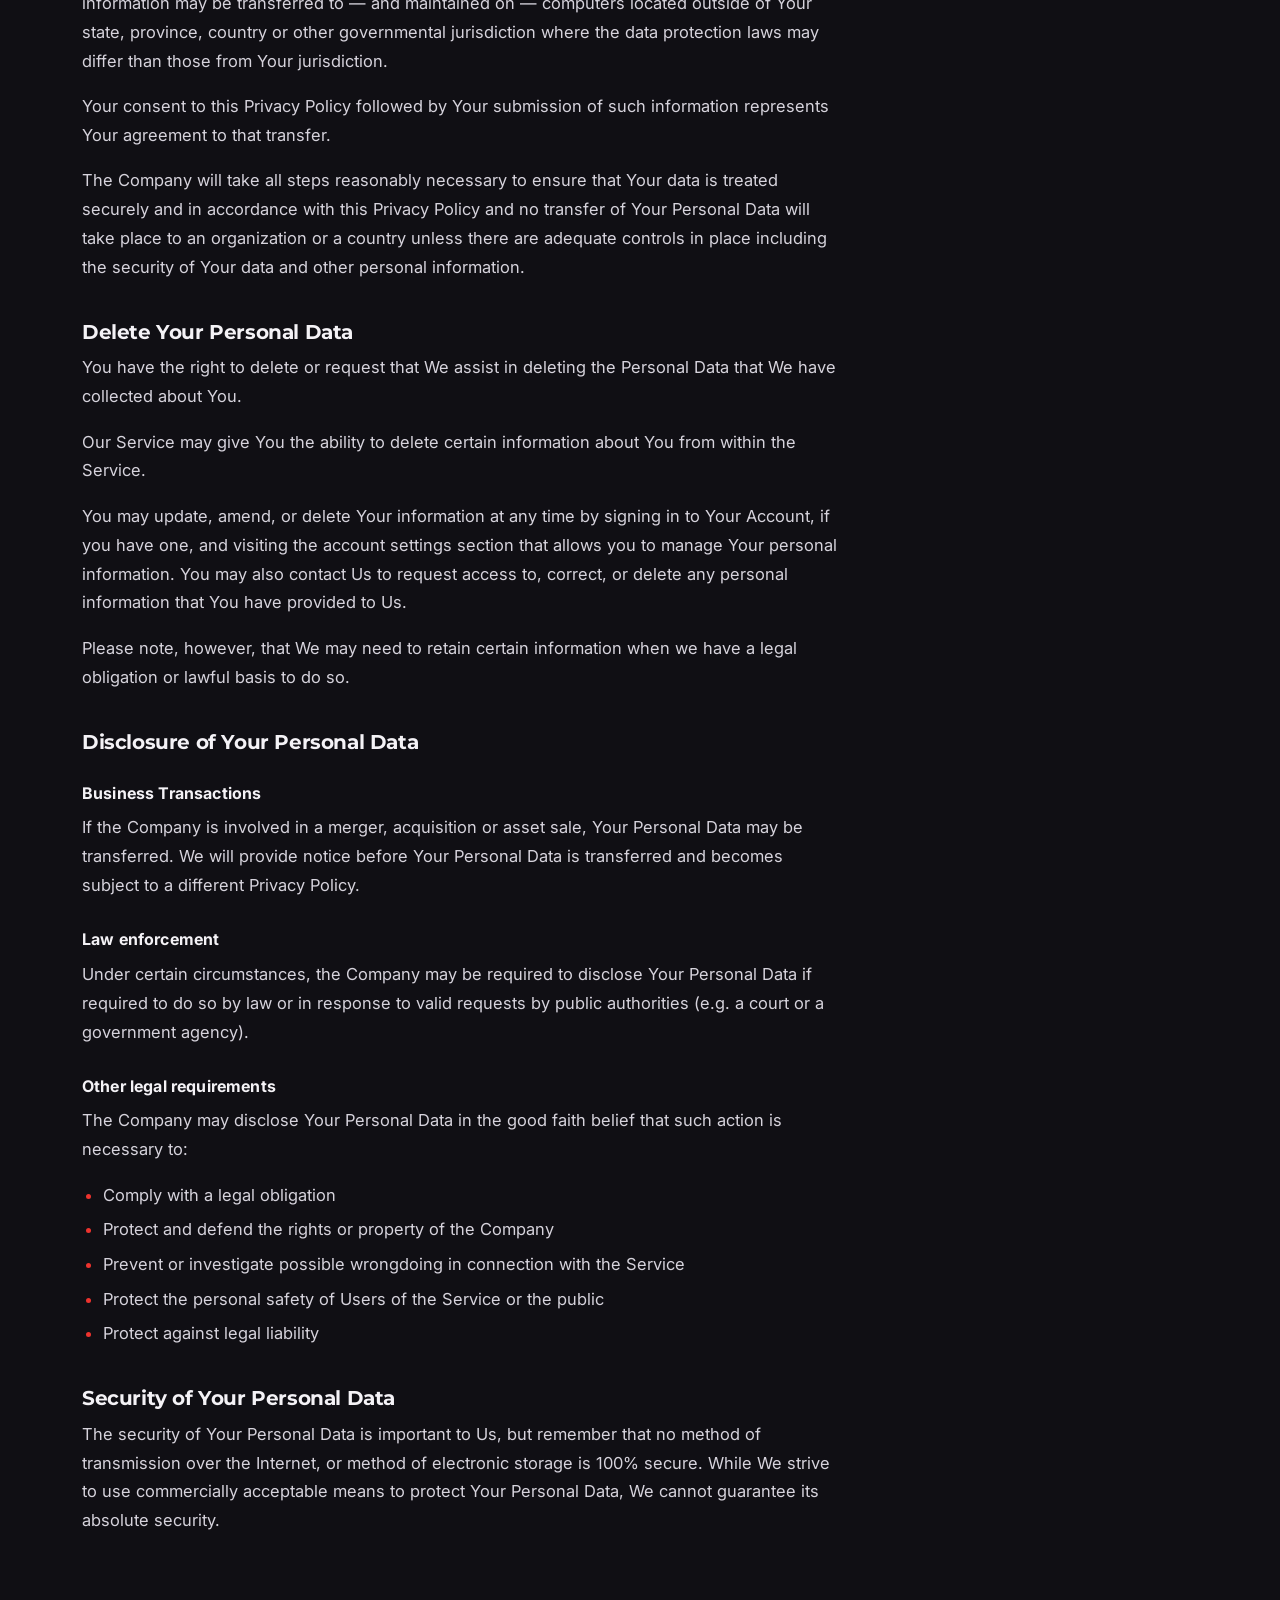
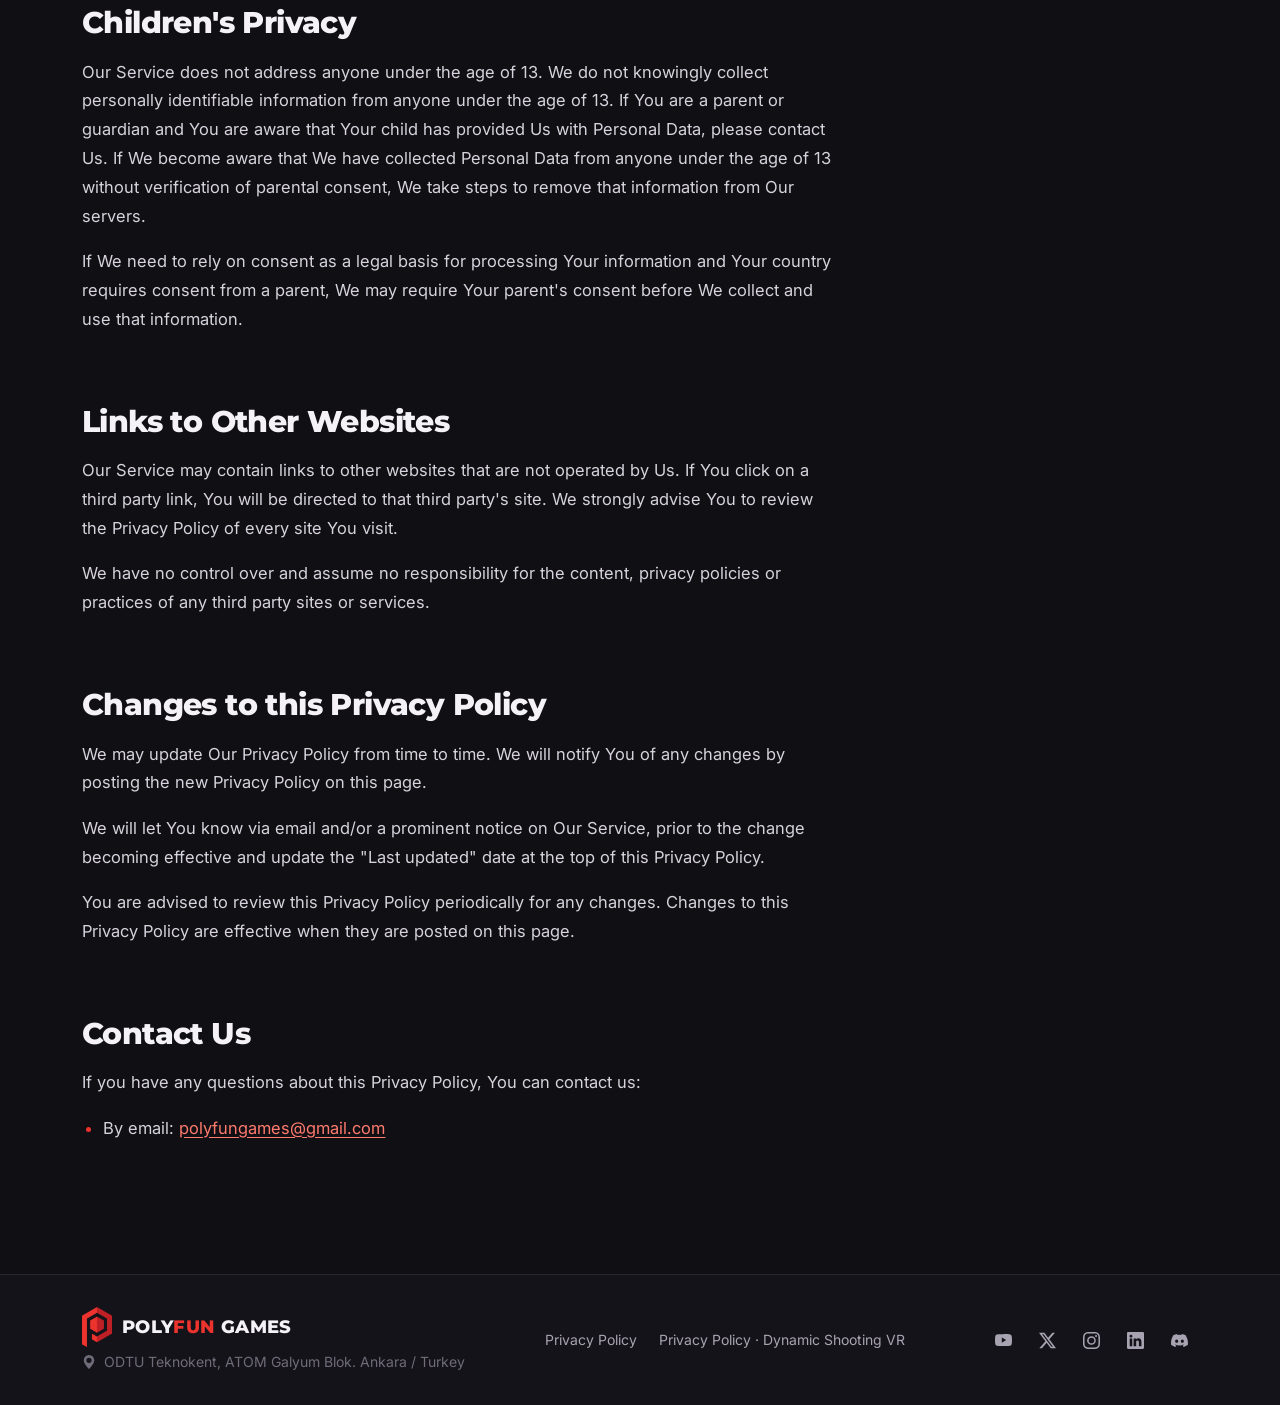
<file: p/privacy-policy-dynamicshootingvr.html>
<!doctype html>
<html lang="en">
<head>
  <meta charset="utf-8">
  <meta name="viewport" content="width=device-width, initial-scale=1">
  <title>Privacy Policy for Dynamic Shooting VR — Polyfun Games</title>
  <meta name="description" content="Privacy policy for Dynamic Shooting VR by Polyfun Games.">
  <link rel="canonical" href="https://www.polyfungames.com/p/privacy-policy-dynamicshootingvr.html">
  <meta name="theme-color" content="#100f14">
  <link rel="icon" type="image/png" href="../favicon.png">
  <link rel="apple-touch-icon" href="../apple-touch-icon.png">
  <link rel="preconnect" href="https://fonts.googleapis.com">
  <link rel="preconnect" href="https://fonts.gstatic.com" crossorigin>
  <link rel="stylesheet" href="https://fonts.googleapis.com/css2?family=Inter:wght@400;500;600&family=Montserrat:wght@700;800;900&display=swap">
  <link rel="stylesheet" href="../assets/css/style.css">
</head>
<body>

<svg width="0" height="0" style="position:absolute" aria-hidden="true">
  <symbol id="i-discord" viewBox="0 0 16 16"><path d="M13.545 2.907a13.2 13.2 0 0 0-3.257-1.011.05.05 0 0 0-.052.025c-.141.25-.297.577-.406.833a12.2 12.2 0 0 0-3.658 0 8 8 0 0 0-.412-.833.05.05 0 0 0-.052-.025c-1.125.194-2.22.534-3.257 1.011a.04.04 0 0 0-.021.018C.356 6.024-.213 9.047.066 12.032q.003.022.021.037a13.3 13.3 0 0 0 3.995 2.02.05.05 0 0 0 .056-.019q.463-.63.818-1.329a.05.05 0 0 0-.01-.059l-.018-.011a9 9 0 0 1-1.248-.595.05.05 0 0 1-.02-.066l.015-.019q.127-.095.248-.195a.05.05 0 0 1 .051-.007c2.619 1.196 5.454 1.196 8.041 0a.05.05 0 0 1 .053.007q.121.1.248.195a.05.05 0 0 1-.004.085 8 8 0 0 1-1.249.594.05.05 0 0 0-.03.03.05.05 0 0 0 .003.041c.24.465.515.909.817 1.329a.05.05 0 0 0 .056.019 13.2 13.2 0 0 0 4.001-2.02.05.05 0 0 0 .021-.037c.334-3.451-.559-6.449-2.366-9.106a.03.03 0 0 0-.02-.019m-8.198 7.307c-.789 0-1.438-.724-1.438-1.612s.637-1.613 1.438-1.613c.807 0 1.45.73 1.438 1.613 0 .888-.637 1.612-1.438 1.612m5.316 0c-.788 0-1.438-.724-1.438-1.612s.637-1.613 1.438-1.613c.807 0 1.451.73 1.438 1.613 0 .888-.631 1.612-1.438 1.612"/></symbol>
  <symbol id="i-mail" viewBox="0 0 16 16"><path d="M.05 3.555A2 2 0 0 1 2 2h12a2 2 0 0 1 1.95 1.555L8 8.414zM0 4.697v7.104l5.803-3.558zM6.761 8.83l-6.57 4.027A2 2 0 0 0 2 14h12a2 2 0 0 0 1.808-1.144l-6.57-4.027L8 9.586zm3.436-.586L16 11.801V4.697z"/></symbol>
  <symbol id="i-pin" viewBox="0 0 16 16"><path d="M8 16s6-5.686 6-10A6 6 0 0 0 2 6c0 4.314 6 10 6 10m0-7a3 3 0 1 1 0-6 3 3 0 0 1 0 6"/></symbol>
  <symbol id="i-youtube" viewBox="0 0 16 16"><path d="M8.051 1.999h.089c.822.003 4.987.033 6.11.335a2.01 2.01 0 0 1 1.415 1.42c.101.38.172.883.22 1.402l.01.104.022.26.008.104c.065.914.073 1.77.074 1.957v.075c-.001.194-.01 1.108-.082 2.06l-.008.105-.009.104c-.05.572-.124 1.14-.235 1.558a2.01 2.01 0 0 1-1.415 1.42c-1.16.312-5.569.334-6.18.335h-.142c-.309 0-1.587-.006-2.927-.052l-.17-.006-.087-.004-.171-.007-.171-.007c-1.11-.049-2.167-.128-2.654-.26a2.01 2.01 0 0 1-1.415-1.419c-.111-.417-.185-.986-.235-1.558L.09 9.82l-.008-.104A31 31 0 0 1 0 7.68v-.123c.002-.215.01-.958.064-1.778l.007-.103.003-.052.008-.104.022-.26.01-.104c.048-.519.119-1.023.22-1.402a2.01 2.01 0 0 1 1.415-1.42c.487-.13 1.544-.21 2.654-.26l.17-.007.172-.006.086-.003.171-.007A100 100 0 0 1 7.858 2zM6.4 5.209v4.818l4.157-2.408z"/></symbol>
  <symbol id="i-x" viewBox="0 0 16 16"><path d="M12.6.75h2.454l-5.36 6.142L16 15.25h-4.937l-3.867-5.07-4.425 5.07H.316l5.733-6.57L0 .75h5.063l3.495 4.633L12.601.75Zm-.86 13.028h1.36L4.323 2.145H2.865z"/></symbol>
  <symbol id="i-instagram" viewBox="0 0 16 16"><path d="M8 0C5.829 0 5.556.01 4.703.048 3.85.088 3.269.222 2.76.42a3.9 3.9 0 0 0-1.417.923A3.9 3.9 0 0 0 .42 2.76C.222 3.268.087 3.85.048 4.7.01 5.555 0 5.827 0 8.001c0 2.172.01 2.444.048 3.297.04.852.174 1.433.372 1.942.205.526.478.972.923 1.417.444.445.89.719 1.416.923.51.198 1.09.333 1.942.372C5.555 15.99 5.827 16 8 16s2.444-.01 3.298-.048c.851-.04 1.434-.174 1.943-.372a3.9 3.9 0 0 0 1.416-.923c.445-.445.718-.891.923-1.417.197-.509.332-1.09.372-1.942C15.99 10.445 16 10.173 16 8s-.01-2.445-.048-3.299c-.04-.851-.175-1.433-.372-1.941a3.9 3.9 0 0 0-.923-1.417A3.9 3.9 0 0 0 13.24.42c-.51-.198-1.092-.333-1.943-.372C10.443.01 10.172 0 7.998 0zm-.717 1.442h.718c2.136 0 2.389.007 3.232.046.78.035 1.204.166 1.486.275.373.145.64.319.92.599s.453.546.598.92c.11.281.24.705.275 1.485.039.843.047 1.096.047 3.231s-.008 2.389-.047 3.232c-.035.78-.166 1.203-.275 1.485a2.5 2.5 0 0 1-.599.919c-.28.28-.546.453-.92.598-.28.11-.704.24-1.485.276-.843.038-1.096.047-3.232.047s-2.39-.009-3.233-.047c-.78-.036-1.203-.166-1.485-.276a2.5 2.5 0 0 1-.92-.598 2.5 2.5 0 0 1-.6-.92c-.109-.281-.24-.705-.275-1.485-.038-.843-.046-1.096-.046-3.233s.008-2.388.046-3.231c.036-.78.166-1.204.276-1.486.145-.373.319-.64.599-.92s.546-.453.92-.598c.282-.11.705-.24 1.485-.276.738-.034 1.024-.044 2.515-.045zm4.988 1.328a.96.96 0 1 0 0 1.92.96.96 0 0 0 0-1.92m-4.27 1.122a4.109 4.109 0 1 0 0 8.217 4.109 4.109 0 0 0 0-8.217m0 1.441a2.667 2.667 0 1 1 0 5.334 2.667 2.667 0 0 1 0-5.334"/></symbol>
  <symbol id="i-linkedin" viewBox="0 0 16 16"><path d="M0 1.146C0 .513.526 0 1.175 0h13.65C15.474 0 16 .513 16 1.146v13.708c0 .633-.526 1.146-1.175 1.146H1.175C.526 16 0 15.487 0 14.854zm4.943 12.248V6.169H2.542v7.225zm-1.2-8.212c.837 0 1.358-.554 1.358-1.248-.015-.709-.52-1.248-1.342-1.248S2.4 3.226 2.4 3.934c0 .694.521 1.248 1.327 1.248zm4.908 8.212V9.359c0-.216.016-.432.08-.586.173-.431.568-.878 1.232-.878.869 0 1.216.662 1.216 1.634v3.865h2.401V9.25c0-2.22-1.184-3.252-2.764-3.252-1.274 0-1.845.7-2.165 1.193v.025h-.016l.016-.025V6.169h-2.4c.03.678 0 7.225 0 7.225z"/></symbol>
</svg>

<a class="skip-link" href="#main">Skip to content</a>

<header class="site-header">
  <div class="wrap">
    <a class="brand" href="../index.html" aria-label="Polyfun Games home">
      <img src="../assets/img/logo-mark.png" alt="" width="30" height="39">
      <span>POLY<b>FUN</b></span>
    </a>
    <nav class="nav" aria-label="Main">
      <a class="nav-link" href="../index.html#vr">VR</a>
      <a class="nav-link" href="../index.html#mobile">Mobile</a>
      <a class="nav-link" href="../index.html#community">Community</a>
      <a class="nav-link" href="../index.html#contact">Contact</a>
      <a class="btn btn-primary btn-sm" href="https://discord.com/invite/sTrzYr7uts" target="_blank" rel="noopener">
        <svg class="icon"><use href="#i-discord"/></svg> Join Discord
      </a>
    </nav>
  </div>
</header>

<main id="main">
  <section class="legal-hero">
    <div class="wrap">
      <p class="eyebrow">Legal</p>
      <h1>Privacy Policy for Dynamic Shooting VR</h1>
      <p>Last updated: January 30, 2024</p>
    </div>
  </section>

  <div class="wrap">
    <article class="prose">
      <p>This Privacy Policy describes Our policies and procedures on the collection, use and disclosure of Your information when You use the Service and tells You about Your privacy rights and how the law protects You.</p>
      <p>We use Your Personal data to provide and improve the Service. By using the Service, You agree to the collection and use of information in accordance with this Privacy Policy. This Privacy Policy has been created with the help of the <a href="https://www.termsfeed.com/privacy-policy-generator/" target="_blank" rel="noopener">Privacy Policy Generator</a>.</p>
      <h2>Interpretation and Definitions</h2>
      <h3>Interpretation</h3>
      <p>The words of which the initial letter is capitalized have meanings defined under the following conditions. The following definitions shall have the same meaning regardless of whether they appear in singular or in plural.</p>
      <h3>Definitions</h3>
      <p>For the purposes of this Privacy Policy:</p>
      <ul>
      <li>
      <p><strong>Account</strong> means a unique account created for You to access our Service or parts of our Service.</p>
      </li>
      <li>
      <p><strong>Affiliate</strong> means an entity that controls, is controlled by or is under common control with a party, where "control" means ownership of 50% or more of the shares, equity interest or other securities entitled to vote for election of directors or other managing authority.</p>
      </li>
      <li>
      <p><strong>Application</strong> refers to Dynamic Shooting VR, the software program provided by the Company.</p>
      </li>
      <li>
      <p><strong>Company</strong> (referred to as either "the Company", "We", "Us" or "Our" in this Agreement) refers to Polyfun Games.</p>
      </li>
      <li>
      <p><strong>Country</strong> refers to: Turkey</p>
      </li>
      <li>
      <p><strong>Device</strong> means any device that can access the Service such as a computer, a cellphone or a digital tablet.</p>
      </li>
      <li>
      <p><strong>Personal Data</strong> is any information that relates to an identified or identifiable individual.</p>
      </li>
      <li>
      <p><strong>Service</strong> refers to the Application.</p>
      </li>
      <li>
      <p><strong>Leaderboard Service</strong> refers to <a href="https://playfab.com/" target="_blank" rel="noopener">Playfab</a>.</p>
      </li>
      <li>
      <p><strong>Service Provider</strong> means any natural or legal person who processes the data on behalf of the Company. It refers to third-party companies or individuals employed by the Company to facilitate the Service, to provide the Service on behalf of the Company, to perform services related to the Service or to assist the Company in analyzing how the Service is used.</p>
      </li>
      <li>
      <p><strong>Usage Data</strong> refers to data collected automatically, either generated by the use of the Service or from the Service infrastructure itself (for example, the duration of a page visit).</p>
      </li>
      <li>
      <p><strong>You</strong> means the individual accessing or using the Service, or the company, or other legal entity on behalf of which such individual is accessing or using the Service, as applicable.</p>
      </li>
      </ul>
      <h2>Collecting and Using Your Personal Data</h2>
      <h3>Types of Data Collected</h3>
      <h4>Personal Data</h4>
      <p>While using Our Service, We may ask You to provide Us with certain personally identifiable information that can be used to contact or identify You. Personally identifiable information may include, but is not limited to:</p>
      <ul>
      <li>
      <p>User Profile: The User Name and Profile Photo in User Profile is collected for Leaderboard Service.</p>
      </li>
      <li>
      <p>User ID: Collected for Leaderboard Service.</p>
      </li>
      <li>
      <p>User Friends: Collected for Leaderboard Service.</p>
      </li>
      <li>
      <p>Usage Data</p>
      </li>
      </ul>
      <h4>Usage Data</h4>
      <p>Usage Data is collected automatically when using the Service.</p>
      <p>Usage Data may include information such as Your Device's Internet Protocol address (e.g. IP address), browser type, browser version, the pages of our Service that You visit, the time and date of Your visit, the time spent on those pages, unique device identifiers and other diagnostic data.</p>
      <p>When You access the Service by or through a mobile device, We may collect certain information automatically, including, but not limited to, the type of mobile device You use, Your mobile device unique ID, the IP address of Your mobile device, Your mobile operating system, the type of mobile Internet browser You use, unique device identifiers and other diagnostic data.</p>
      <p>We may also collect information that Your browser sends whenever You visit our Service or when You access the Service by or through a mobile device.</p>
      <h4>Information Collected while Using the Application</h4>
      <p>While using Our Application, in order to provide features of Our Application, We may collect, with Your prior permission:</p>
      <ul>
      <li>Information regarding your location</li>
      </ul>
      <p>We use this information to provide features of Our Service, to improve and customize Our Service. The information may be uploaded to the Company's servers and/or a Service Provider's server or it may be simply stored on Your device.</p>
      <p>You can enable or disable access to this information at any time, through Your Device settings.</p>
      <h3>Use of Your Personal Data</h3>
      <p>The Company may use Personal Data for the following purposes:</p>
      <ul>
      <li>
      <p><strong>To provide and maintain our Service</strong>, including to monitor the usage of our Service.</p>
      </li>
      <li>
      <p><strong>To manage Your Account:</strong> to manage Your registration as a user of the Service. The Personal Data You provide can give You access to different functionalities of the Service that are available to You as a registered user.</p>
      </li>
      <li>
      <p><strong>For the performance of a contract:</strong> the development, compliance and undertaking of the purchase contract for the products, items or services You have purchased or of any other contract with Us through the Service.</p>
      </li>
      <li>
      <p><strong>To contact You:</strong> To contact You by email, telephone calls, SMS, or other equivalent forms of electronic communication, such as a mobile application's push notifications regarding updates or informative communications related to the functionalities, products or contracted services, including the security updates, when necessary or reasonable for their implementation.</p>
      </li>
      <li>
      <p><strong>To provide You</strong> with news, special offers and general information about other goods, services and events which we offer that are similar to those that you have already purchased or enquired about unless You have opted not to receive such information.</p>
      </li>
      <li>
      <p><strong>To manage Your requests:</strong> To attend and manage Your requests to Us.</p>
      </li>
      <li>
      <p><strong>For business transfers:</strong> We may use Your information to evaluate or conduct a merger, divestiture, restructuring, reorganization, dissolution, or other sale or transfer of some or all of Our assets, whether as a going concern or as part of bankruptcy, liquidation, or similar proceeding, in which Personal Data held by Us about our Service users is among the assets transferred.</p>
      </li>
      <li>
      <p><strong>For other purposes</strong>: We may use Your information for other purposes, such as data analysis, identifying usage trends, determining the effectiveness of our promotional campaigns and to evaluate and improve our Service, products, services, marketing and your experience.</p>
      </li>
      </ul>
      <p>We may share Your personal information in the following situations:</p>
      <ul>
      <li><strong>With Service Providers:</strong> We may share Your personal information with Service Providers to monitor and analyze the use of our Service, to contact You.</li>
      <li><strong>For business transfers:</strong> We may share or transfer Your personal information in connection with, or during negotiations of, any merger, sale of Company assets, financing, or acquisition of all or a portion of Our business to another company.</li>
      <li><strong>With Affiliates:</strong> We may share Your information with Our affiliates, in which case we will require those affiliates to honor this Privacy Policy. Affiliates include Our parent company and any other subsidiaries, joint venture partners or other companies that We control or that are under common control with Us.</li>
      <li><strong>With business partners:</strong> We may share Your information with Our business partners to offer You certain products, services or promotions.</li>
      <li><strong>With other users:</strong> when You share personal information or otherwise interact in the public areas with other users, such information may be viewed by all users and may be publicly distributed outside.</li>
      <li><strong>With Your consent</strong>: We may disclose Your personal information for any other purpose with Your consent.</li>
      </ul>
      <h3>Retention of Your Personal Data</h3>
      <p>The Company will retain Your Personal Data only for as long as is necessary for the purposes set out in this Privacy Policy. We will retain and use Your Personal Data to the extent necessary to comply with our legal obligations (for example, if we are required to retain your data to comply with applicable laws), resolve disputes, and enforce our legal agreements and policies.</p>
      <p>The Company will also retain Usage Data for internal analysis purposes. Usage Data is generally retained for a shorter period of time, except when this data is used to strengthen the security or to improve the functionality of Our Service, or We are legally obligated to retain this data for longer time periods.</p>
      <h3>Transfer of Your Personal Data</h3>
      <p>Your information, including Personal Data, is processed at the Company's operating offices and in any other places where the parties involved in the processing are located. It means that this information may be transferred to — and maintained on — computers located outside of Your state, province, country or other governmental jurisdiction where the data protection laws may differ than those from Your jurisdiction.</p>
      <p>Your consent to this Privacy Policy followed by Your submission of such information represents Your agreement to that transfer.</p>
      <p>The Company will take all steps reasonably necessary to ensure that Your data is treated securely and in accordance with this Privacy Policy and no transfer of Your Personal Data will take place to an organization or a country unless there are adequate controls in place including the security of Your data and other personal information.</p>
      <h3>Delete Your Personal Data</h3>
      <p>You have the right to delete or request that We assist in deleting the Personal Data that We have collected about You.</p>
      <p>Our Service may give You the ability to delete certain information about You from within the Service.</p>
      <p>You may update, amend, or delete Your information at any time by signing in to Your Account, if you have one, and visiting the account settings section that allows you to manage Your personal information. You may also contact Us to request access to, correct, or delete any personal information that You have provided to Us.</p>
      <p>Please note, however, that We may need to retain certain information when we have a legal obligation or lawful basis to do so.</p>
      <h3>Disclosure of Your Personal Data</h3>
      <h4>Business Transactions</h4>
      <p>If the Company is involved in a merger, acquisition or asset sale, Your Personal Data may be transferred. We will provide notice before Your Personal Data is transferred and becomes subject to a different Privacy Policy.</p>
      <h4>Law enforcement</h4>
      <p>Under certain circumstances, the Company may be required to disclose Your Personal Data if required to do so by law or in response to valid requests by public authorities (e.g. a court or a government agency).</p>
      <h4>Other legal requirements</h4>
      <p>The Company may disclose Your Personal Data in the good faith belief that such action is necessary to:</p>
      <ul>
      <li>Comply with a legal obligation</li>
      <li>Protect and defend the rights or property of the Company</li>
      <li>Prevent or investigate possible wrongdoing in connection with the Service</li>
      <li>Protect the personal safety of Users of the Service or the public</li>
      <li>Protect against legal liability</li>
      </ul>
      <h3>Security of Your Personal Data</h3>
      <p>The security of Your Personal Data is important to Us, but remember that no method of transmission over the Internet, or method of electronic storage is 100% secure. While We strive to use commercially acceptable means to protect Your Personal Data, We cannot guarantee its absolute security.</p>
      <h2>Children's Privacy</h2>
      <p>Our Service does not address anyone under the age of 13. We do not knowingly collect personally identifiable information from anyone under the age of 13. If You are a parent or guardian and You are aware that Your child has provided Us with Personal Data, please contact Us. If We become aware that We have collected Personal Data from anyone under the age of 13 without verification of parental consent, We take steps to remove that information from Our servers.</p>
      <p>If We need to rely on consent as a legal basis for processing Your information and Your country requires consent from a parent, We may require Your parent's consent before We collect and use that information.</p>
      <h2>Links to Other Websites</h2>
      <p>Our Service may contain links to other websites that are not operated by Us. If You click on a third party link, You will be directed to that third party's site. We strongly advise You to review the Privacy Policy of every site You visit.</p>
      <p>We have no control over and assume no responsibility for the content, privacy policies or practices of any third party sites or services.</p>
      <h2>Changes to this Privacy Policy</h2>
      <p>We may update Our Privacy Policy from time to time. We will notify You of any changes by posting the new Privacy Policy on this page.</p>
      <p>We will let You know via email and/or a prominent notice on Our Service, prior to the change becoming effective and update the "Last updated" date at the top of this Privacy Policy.</p>
      <p>You are advised to review this Privacy Policy periodically for any changes. Changes to this Privacy Policy are effective when they are posted on this page.</p>
      <h2>Contact Us</h2>
      <p>If you have any questions about this Privacy Policy, You can contact us:</p>
      <ul>
      <li>By email: <a href="mailto:polyfungames@gmail.com">polyfungames@gmail.com</a></li>
      </ul>
    </article>
  </div>
</main>

<footer class="site-footer">
  <div class="wrap">
    <div class="footer-meta">
      <a class="brand" href="../index.html"><img src="../assets/img/logo-mark.png" alt="" width="30" height="39"><span>POLY<b>FUN</b> GAMES</span></a>
      <span class="addr"><svg class="icon"><use href="#i-pin"/></svg> ODTU Teknokent, ATOM Galyum Blok. Ankara / Turkey</span>
    </div>
    <nav class="footer-links" aria-label="Legal">
      <a href="privacy-policy.html">Privacy Policy</a>
      <a href="privacy-policy-dynamicshootingvr.html">Privacy Policy · Dynamic Shooting VR</a>
    </nav>
    <div class="socials">
      <a href="https://www.youtube.com/channel/UCm9LjdjXu39k2IGFryToTPw" target="_blank" rel="noopener" aria-label="YouTube"><svg class="icon"><use href="#i-youtube"/></svg></a>
      <a href="https://twitter.com/polyfungames" target="_blank" rel="noopener" aria-label="X (Twitter)"><svg class="icon"><use href="#i-x"/></svg></a>
      <a href="https://www.instagram.com/polyfungames" target="_blank" rel="noopener" aria-label="Instagram"><svg class="icon"><use href="#i-instagram"/></svg></a>
      <a href="https://www.linkedin.com/company/polyfun/" target="_blank" rel="noopener" aria-label="LinkedIn"><svg class="icon"><use href="#i-linkedin"/></svg></a>
      <a href="https://discord.com/invite/sTrzYr7uts" target="_blank" rel="noopener" aria-label="Discord"><svg class="icon"><use href="#i-discord"/></svg></a>
    </div>
  </div>
</footer>

</body>
</html>
</file>
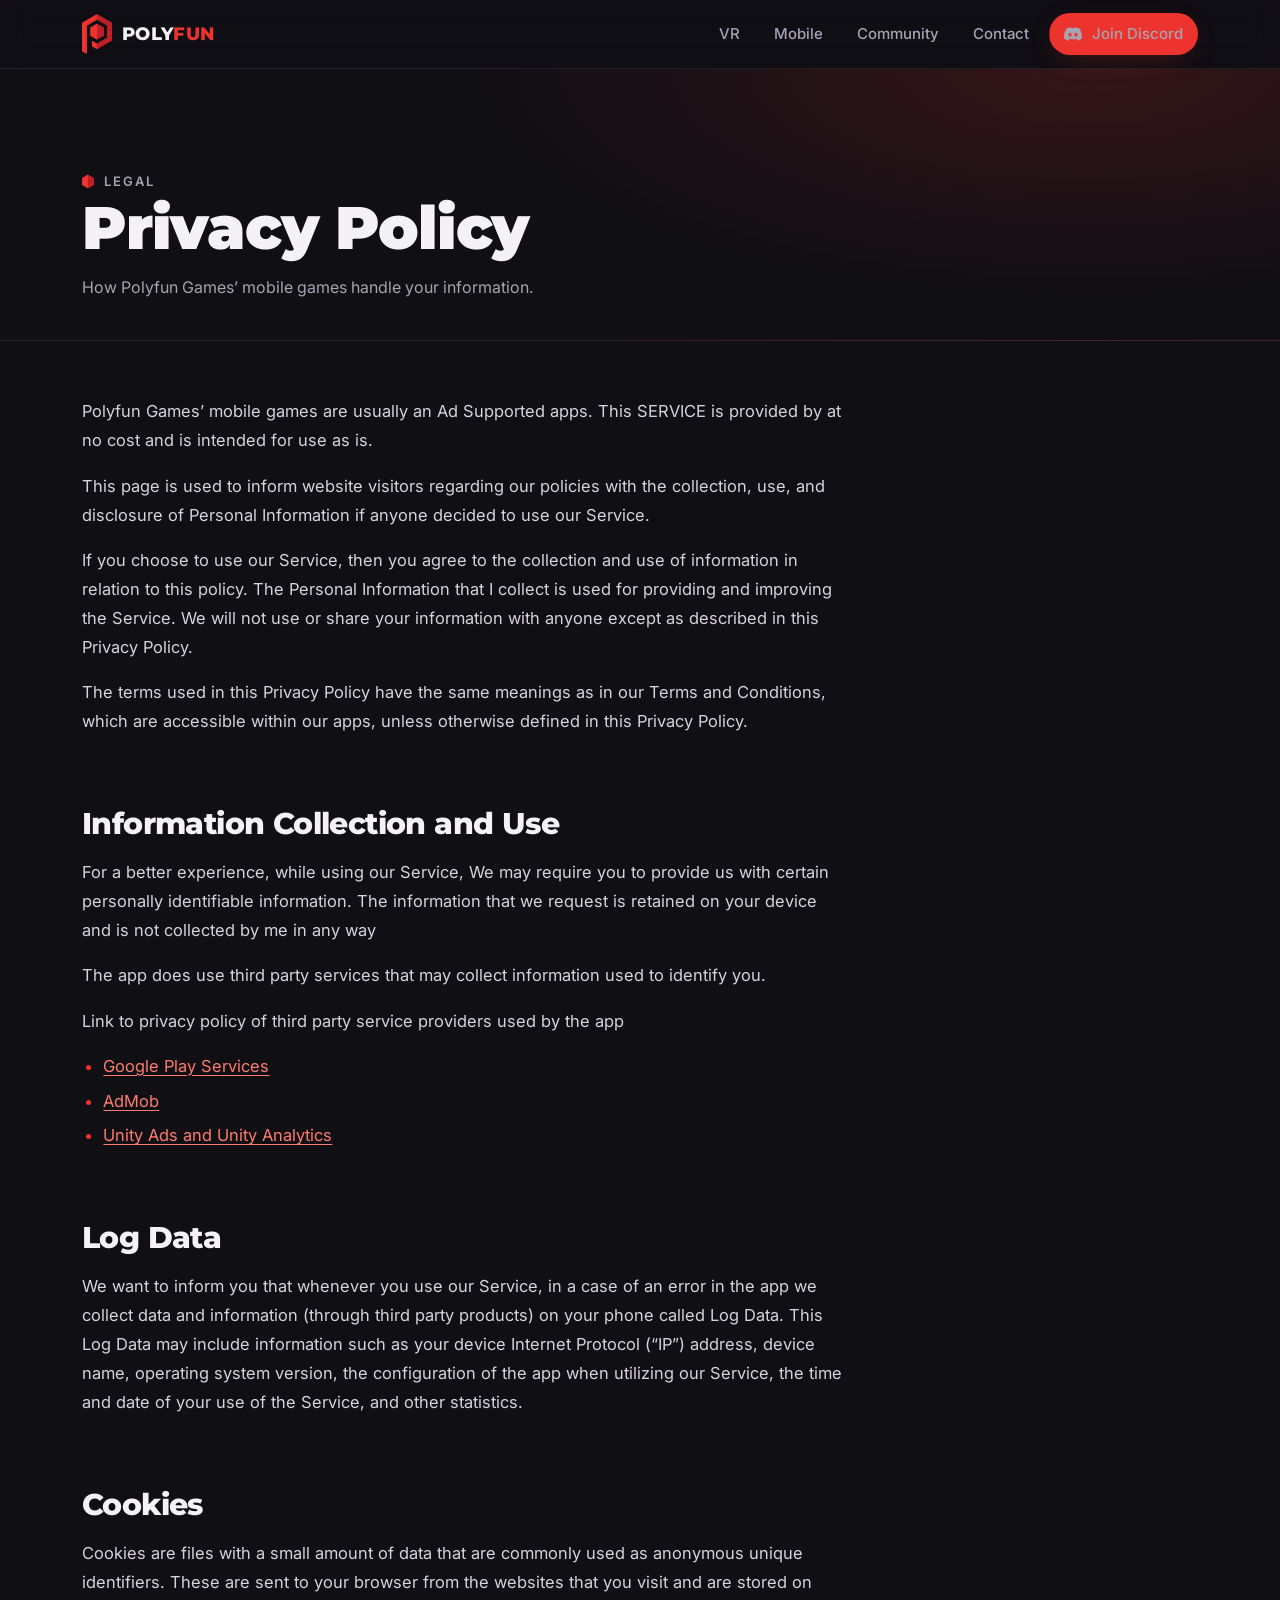
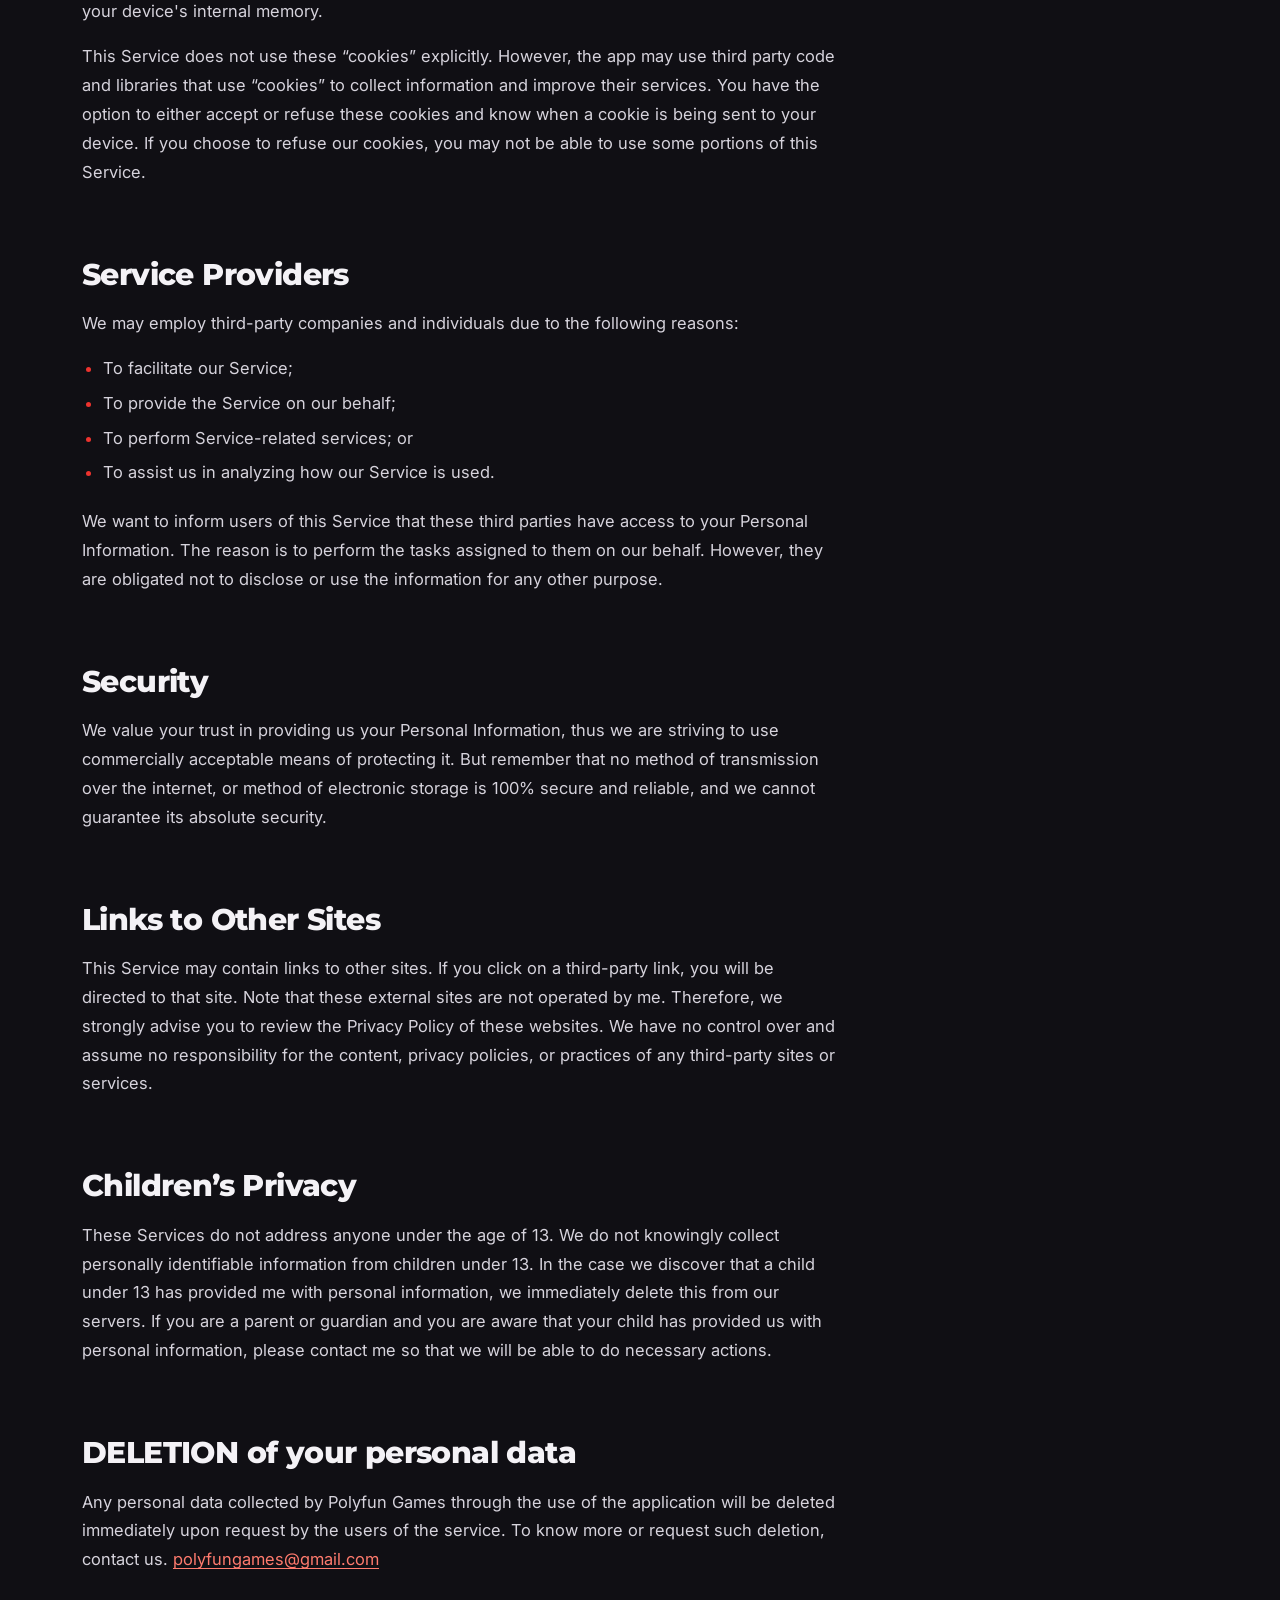
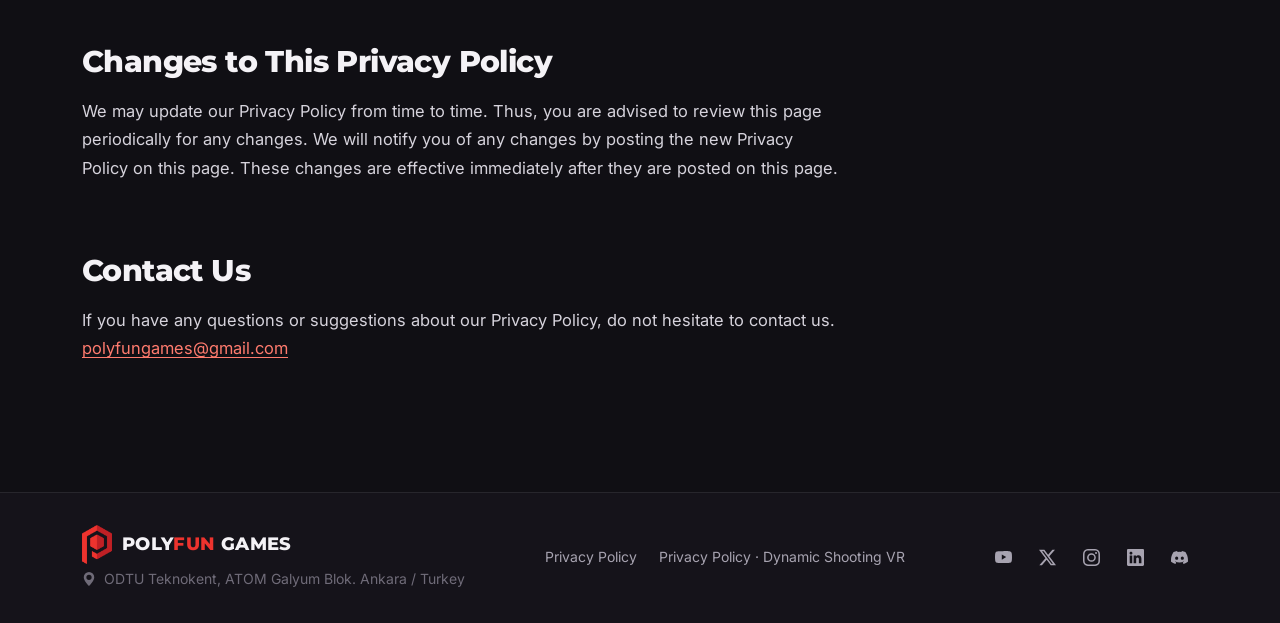
<file: p/privacy-policy.html>
<!doctype html>
<html lang="en">
<head>
  <meta charset="utf-8">
  <meta name="viewport" content="width=device-width, initial-scale=1">
  <title>Privacy Policy — Polyfun Games</title>
  <meta name="description" content="Privacy policy for Polyfun Games mobile games.">
  <link rel="canonical" href="https://www.polyfungames.com/p/privacy-policy.html">
  <meta name="theme-color" content="#100f14">
  <link rel="icon" type="image/png" href="../favicon.png">
  <link rel="apple-touch-icon" href="../apple-touch-icon.png">
  <link rel="preconnect" href="https://fonts.googleapis.com">
  <link rel="preconnect" href="https://fonts.gstatic.com" crossorigin>
  <link rel="stylesheet" href="https://fonts.googleapis.com/css2?family=Inter:wght@400;500;600&family=Montserrat:wght@700;800;900&display=swap">
  <link rel="stylesheet" href="../assets/css/style.css">
</head>
<body>

<svg width="0" height="0" style="position:absolute" aria-hidden="true">
  <symbol id="i-discord" viewBox="0 0 16 16"><path d="M13.545 2.907a13.2 13.2 0 0 0-3.257-1.011.05.05 0 0 0-.052.025c-.141.25-.297.577-.406.833a12.2 12.2 0 0 0-3.658 0 8 8 0 0 0-.412-.833.05.05 0 0 0-.052-.025c-1.125.194-2.22.534-3.257 1.011a.04.04 0 0 0-.021.018C.356 6.024-.213 9.047.066 12.032q.003.022.021.037a13.3 13.3 0 0 0 3.995 2.02.05.05 0 0 0 .056-.019q.463-.63.818-1.329a.05.05 0 0 0-.01-.059l-.018-.011a9 9 0 0 1-1.248-.595.05.05 0 0 1-.02-.066l.015-.019q.127-.095.248-.195a.05.05 0 0 1 .051-.007c2.619 1.196 5.454 1.196 8.041 0a.05.05 0 0 1 .053.007q.121.1.248.195a.05.05 0 0 1-.004.085 8 8 0 0 1-1.249.594.05.05 0 0 0-.03.03.05.05 0 0 0 .003.041c.24.465.515.909.817 1.329a.05.05 0 0 0 .056.019 13.2 13.2 0 0 0 4.001-2.02.05.05 0 0 0 .021-.037c.334-3.451-.559-6.449-2.366-9.106a.03.03 0 0 0-.02-.019m-8.198 7.307c-.789 0-1.438-.724-1.438-1.612s.637-1.613 1.438-1.613c.807 0 1.45.73 1.438 1.613 0 .888-.637 1.612-1.438 1.612m5.316 0c-.788 0-1.438-.724-1.438-1.612s.637-1.613 1.438-1.613c.807 0 1.451.73 1.438 1.613 0 .888-.631 1.612-1.438 1.612"/></symbol>
  <symbol id="i-mail" viewBox="0 0 16 16"><path d="M.05 3.555A2 2 0 0 1 2 2h12a2 2 0 0 1 1.95 1.555L8 8.414zM0 4.697v7.104l5.803-3.558zM6.761 8.83l-6.57 4.027A2 2 0 0 0 2 14h12a2 2 0 0 0 1.808-1.144l-6.57-4.027L8 9.586zm3.436-.586L16 11.801V4.697z"/></symbol>
  <symbol id="i-pin" viewBox="0 0 16 16"><path d="M8 16s6-5.686 6-10A6 6 0 0 0 2 6c0 4.314 6 10 6 10m0-7a3 3 0 1 1 0-6 3 3 0 0 1 0 6"/></symbol>
  <symbol id="i-youtube" viewBox="0 0 16 16"><path d="M8.051 1.999h.089c.822.003 4.987.033 6.11.335a2.01 2.01 0 0 1 1.415 1.42c.101.38.172.883.22 1.402l.01.104.022.26.008.104c.065.914.073 1.77.074 1.957v.075c-.001.194-.01 1.108-.082 2.06l-.008.105-.009.104c-.05.572-.124 1.14-.235 1.558a2.01 2.01 0 0 1-1.415 1.42c-1.16.312-5.569.334-6.18.335h-.142c-.309 0-1.587-.006-2.927-.052l-.17-.006-.087-.004-.171-.007-.171-.007c-1.11-.049-2.167-.128-2.654-.26a2.01 2.01 0 0 1-1.415-1.419c-.111-.417-.185-.986-.235-1.558L.09 9.82l-.008-.104A31 31 0 0 1 0 7.68v-.123c.002-.215.01-.958.064-1.778l.007-.103.003-.052.008-.104.022-.26.01-.104c.048-.519.119-1.023.22-1.402a2.01 2.01 0 0 1 1.415-1.42c.487-.13 1.544-.21 2.654-.26l.17-.007.172-.006.086-.003.171-.007A100 100 0 0 1 7.858 2zM6.4 5.209v4.818l4.157-2.408z"/></symbol>
  <symbol id="i-x" viewBox="0 0 16 16"><path d="M12.6.75h2.454l-5.36 6.142L16 15.25h-4.937l-3.867-5.07-4.425 5.07H.316l5.733-6.57L0 .75h5.063l3.495 4.633L12.601.75Zm-.86 13.028h1.36L4.323 2.145H2.865z"/></symbol>
  <symbol id="i-instagram" viewBox="0 0 16 16"><path d="M8 0C5.829 0 5.556.01 4.703.048 3.85.088 3.269.222 2.76.42a3.9 3.9 0 0 0-1.417.923A3.9 3.9 0 0 0 .42 2.76C.222 3.268.087 3.85.048 4.7.01 5.555 0 5.827 0 8.001c0 2.172.01 2.444.048 3.297.04.852.174 1.433.372 1.942.205.526.478.972.923 1.417.444.445.89.719 1.416.923.51.198 1.09.333 1.942.372C5.555 15.99 5.827 16 8 16s2.444-.01 3.298-.048c.851-.04 1.434-.174 1.943-.372a3.9 3.9 0 0 0 1.416-.923c.445-.445.718-.891.923-1.417.197-.509.332-1.09.372-1.942C15.99 10.445 16 10.173 16 8s-.01-2.445-.048-3.299c-.04-.851-.175-1.433-.372-1.941a3.9 3.9 0 0 0-.923-1.417A3.9 3.9 0 0 0 13.24.42c-.51-.198-1.092-.333-1.943-.372C10.443.01 10.172 0 7.998 0zm-.717 1.442h.718c2.136 0 2.389.007 3.232.046.78.035 1.204.166 1.486.275.373.145.64.319.92.599s.453.546.598.92c.11.281.24.705.275 1.485.039.843.047 1.096.047 3.231s-.008 2.389-.047 3.232c-.035.78-.166 1.203-.275 1.485a2.5 2.5 0 0 1-.599.919c-.28.28-.546.453-.92.598-.28.11-.704.24-1.485.276-.843.038-1.096.047-3.232.047s-2.39-.009-3.233-.047c-.78-.036-1.203-.166-1.485-.276a2.5 2.5 0 0 1-.92-.598 2.5 2.5 0 0 1-.6-.92c-.109-.281-.24-.705-.275-1.485-.038-.843-.046-1.096-.046-3.233s.008-2.388.046-3.231c.036-.78.166-1.204.276-1.486.145-.373.319-.64.599-.92s.546-.453.92-.598c.282-.11.705-.24 1.485-.276.738-.034 1.024-.044 2.515-.045zm4.988 1.328a.96.96 0 1 0 0 1.92.96.96 0 0 0 0-1.92m-4.27 1.122a4.109 4.109 0 1 0 0 8.217 4.109 4.109 0 0 0 0-8.217m0 1.441a2.667 2.667 0 1 1 0 5.334 2.667 2.667 0 0 1 0-5.334"/></symbol>
  <symbol id="i-linkedin" viewBox="0 0 16 16"><path d="M0 1.146C0 .513.526 0 1.175 0h13.65C15.474 0 16 .513 16 1.146v13.708c0 .633-.526 1.146-1.175 1.146H1.175C.526 16 0 15.487 0 14.854zm4.943 12.248V6.169H2.542v7.225zm-1.2-8.212c.837 0 1.358-.554 1.358-1.248-.015-.709-.52-1.248-1.342-1.248S2.4 3.226 2.4 3.934c0 .694.521 1.248 1.327 1.248zm4.908 8.212V9.359c0-.216.016-.432.08-.586.173-.431.568-.878 1.232-.878.869 0 1.216.662 1.216 1.634v3.865h2.401V9.25c0-2.22-1.184-3.252-2.764-3.252-1.274 0-1.845.7-2.165 1.193v.025h-.016l.016-.025V6.169h-2.4c.03.678 0 7.225 0 7.225z"/></symbol>
</svg>

<a class="skip-link" href="#main">Skip to content</a>

<header class="site-header">
  <div class="wrap">
    <a class="brand" href="../index.html" aria-label="Polyfun Games home">
      <img src="../assets/img/logo-mark.png" alt="" width="30" height="39">
      <span>POLY<b>FUN</b></span>
    </a>
    <nav class="nav" aria-label="Main">
      <a class="nav-link" href="../index.html#vr">VR</a>
      <a class="nav-link" href="../index.html#mobile">Mobile</a>
      <a class="nav-link" href="../index.html#community">Community</a>
      <a class="nav-link" href="../index.html#contact">Contact</a>
      <a class="btn btn-primary btn-sm" href="https://discord.com/invite/sTrzYr7uts" target="_blank" rel="noopener">
        <svg class="icon"><use href="#i-discord"/></svg> Join Discord
      </a>
    </nav>
  </div>
</header>

<main id="main">
  <section class="legal-hero">
    <div class="wrap">
      <p class="eyebrow">Legal</p>
      <h1>Privacy Policy</h1>
      <p>How Polyfun Games’ mobile games handle your information.</p>
    </div>
  </section>

  <div class="wrap">
    <article class="prose">
      <p>Polyfun Games’ mobile games are usually an Ad Supported apps. This SERVICE is provided by at no cost and is intended for use as is.</p>
      <p>This page is used to inform website visitors regarding our policies with the collection, use, and disclosure of Personal Information if anyone decided to use our Service.</p>
      <p>If you choose to use our Service, then you agree to the collection and use of information in relation to this policy. The Personal Information that I collect is used for providing and improving the Service. We will not use or share your information with anyone except as described in this Privacy Policy.</p>
      <p>The terms used in this Privacy Policy have the same meanings as in our Terms and Conditions, which are accessible within our apps, unless otherwise defined in this Privacy Policy.</p>

      <h2>Information Collection and Use</h2>
      <p>For a better experience, while using our Service, We may require you to provide us with certain personally identifiable information. The information that we request is retained on your device and is not collected by me in any way</p>
      <p>The app does use third party services that may collect information used to identify you.</p>
      <p>Link to privacy policy of third party service providers used by the app</p>
      <ul>
        <li><a href="https://www.google.com/policies/privacy/" target="_blank" rel="noopener">Google Play Services</a></li>
        <li><a href="https://support.google.com/admob/answer/6128543?hl=en" target="_blank" rel="noopener">AdMob</a></li>
        <li><a href="http://unity3d.com/legal/privacy-policy" target="_blank" rel="noopener">Unity Ads and Unity Analytics</a></li>
      </ul>

      <h2>Log Data</h2>
      <p>We want to inform you that whenever you use our Service, in a case of an error in the app we collect data and information (through third party products) on your phone called Log Data. This Log Data may include information such as your device Internet Protocol (“IP”) address, device name, operating system version, the configuration of the app when utilizing our Service, the time and date of your use of the Service, and other statistics.</p>

      <h2>Cookies</h2>
      <p>Cookies are files with a small amount of data that are commonly used as anonymous unique identifiers. These are sent to your browser from the websites that you visit and are stored on your device's internal memory.</p>
      <p>This Service does not use these “cookies” explicitly. However, the app may use third party code and libraries that use “cookies” to collect information and improve their services. You have the option to either accept or refuse these cookies and know when a cookie is being sent to your device. If you choose to refuse our cookies, you may not be able to use some portions of this Service.</p>

      <h2>Service Providers</h2>
      <p>We may employ third-party companies and individuals due to the following reasons:</p>
      <ul>
        <li>To facilitate our Service;</li>
        <li>To provide the Service on our behalf;</li>
        <li>To perform Service-related services; or</li>
        <li>To assist us in analyzing how our Service is used.</li>
      </ul>
      <p>We want to inform users of this Service that these third parties have access to your Personal Information. The reason is to perform the tasks assigned to them on our behalf. However, they are obligated not to disclose or use the information for any other purpose.</p>

      <h2>Security</h2>
      <p>We value your trust in providing us your Personal Information, thus we are striving to use commercially acceptable means of protecting it. But remember that no method of transmission over the internet, or method of electronic storage is 100% secure and reliable, and we cannot guarantee its absolute security.</p>

      <h2>Links to Other Sites</h2>
      <p>This Service may contain links to other sites. If you click on a third-party link, you will be directed to that site. Note that these external sites are not operated by me. Therefore, we strongly advise you to review the Privacy Policy of these websites. We have no control over and assume no responsibility for the content, privacy policies, or practices of any third-party sites or services.</p>

      <h2>Children’s Privacy</h2>
      <p>These Services do not address anyone under the age of 13. We do not knowingly collect personally identifiable information from children under 13. In the case we discover that a child under 13 has provided me with personal information, we immediately delete this from our servers. If you are a parent or guardian and you are aware that your child has provided us with personal information, please contact me so that we will be able to do necessary actions.</p>

      <h2>DELETION of your personal data</h2>
      <p>Any personal data collected by Polyfun Games through the use of the application will be deleted immediately upon request by the users of the service. To know more or request such deletion, contact us. <a href="mailto:polyfungames@gmail.com">polyfungames@gmail.com</a></p>

      <h2>Changes to This Privacy Policy</h2>
      <p>We may update our Privacy Policy from time to time. Thus, you are advised to review this page periodically for any changes. We will notify you of any changes by posting the new Privacy Policy on this page. These changes are effective immediately after they are posted on this page.</p>

      <h2>Contact Us</h2>
      <p>If you have any questions or suggestions about our Privacy Policy, do not hesitate to contact us. <a href="mailto:polyfungames@gmail.com">polyfungames@gmail.com</a></p>
    </article>
  </div>
</main>

<footer class="site-footer">
  <div class="wrap">
    <div class="footer-meta">
      <a class="brand" href="../index.html"><img src="../assets/img/logo-mark.png" alt="" width="30" height="39"><span>POLY<b>FUN</b> GAMES</span></a>
      <span class="addr"><svg class="icon"><use href="#i-pin"/></svg> ODTU Teknokent, ATOM Galyum Blok. Ankara / Turkey</span>
    </div>
    <nav class="footer-links" aria-label="Legal">
      <a href="privacy-policy.html">Privacy Policy</a>
      <a href="privacy-policy-dynamicshootingvr.html">Privacy Policy · Dynamic Shooting VR</a>
    </nav>
    <div class="socials">
      <a href="https://www.youtube.com/channel/UCm9LjdjXu39k2IGFryToTPw" target="_blank" rel="noopener" aria-label="YouTube"><svg class="icon"><use href="#i-youtube"/></svg></a>
      <a href="https://twitter.com/polyfungames" target="_blank" rel="noopener" aria-label="X (Twitter)"><svg class="icon"><use href="#i-x"/></svg></a>
      <a href="https://www.instagram.com/polyfungames" target="_blank" rel="noopener" aria-label="Instagram"><svg class="icon"><use href="#i-instagram"/></svg></a>
      <a href="https://www.linkedin.com/company/polyfun/" target="_blank" rel="noopener" aria-label="LinkedIn"><svg class="icon"><use href="#i-linkedin"/></svg></a>
      <a href="https://discord.com/invite/sTrzYr7uts" target="_blank" rel="noopener" aria-label="Discord"><svg class="icon"><use href="#i-discord"/></svg></a>
    </div>
  </div>
</footer>

</body>
</html>
</file>
<file: assets/css/style.css>
/* ==========================================================================
   Polyfun Games — site styles
   Colors are pulled from the logo: two-tone red on a near-black canvas.
   ========================================================================== */

:root {
  --bg: #100f14;
  --bg-2: #15131a;
  --surface: #1b1921;
  --surface-2: #23202b;
  --line: rgba(255, 255, 255, 0.08);
  --line-strong: rgba(255, 255, 255, 0.16);
  --text: #f4f2f6;
  --muted: #a7a3b0;
  --faint: #6f6b78;
  --red: #ed332e;        /* logo light face */
  --red-dark: #bf2025;   /* logo dark face */
  --red-glow: rgba(237, 51, 46, 0.35);

  --font-display: "Montserrat", system-ui, sans-serif;
  --font-body: "Inter", system-ui, -apple-system, "Segoe UI", sans-serif;

  --radius: 18px;
  --radius-sm: 12px;
  --wrap: 1180px;
  --gutter: clamp(16px, 4vw, 32px);
  --ease: cubic-bezier(0.2, 0.8, 0.2, 1);

  color-scheme: dark;
}

*,
*::before,
*::after { box-sizing: border-box; }

html { scroll-behavior: smooth; scroll-padding-top: 84px; }

body {
  margin: 0;
  background: var(--bg);
  color: var(--text);
  font-family: var(--font-body);
  font-size: 16px;
  line-height: 1.6;
  -webkit-font-smoothing: antialiased;
  overflow-x: hidden;
}

img { display: block; max-width: 100%; }
a { color: inherit; }
::selection { background: var(--red); color: #fff; }

.wrap {
  width: 100%;
  max-width: var(--wrap);
  margin: 0 auto;
  padding: 0 var(--gutter);
}

.icon { width: 1em; height: 1em; fill: currentColor; flex: none; }

.skip-link {
  position: absolute; left: 16px; top: -60px; z-index: 100;
  padding: 10px 16px; border-radius: 8px;
  background: var(--red); color: #fff; font-weight: 600; text-decoration: none;
}
.skip-link:focus { top: 16px; }

:focus-visible { outline: 2px solid var(--red); outline-offset: 3px; border-radius: 6px; }

/* ---------- Header ---------- */

.site-header {
  position: sticky; top: 0; z-index: 50;
  background: rgba(16, 15, 20, 0.72);
  backdrop-filter: saturate(140%) blur(14px);
  -webkit-backdrop-filter: saturate(140%) blur(14px);
  border-bottom: 1px solid var(--line);
}
.site-header .wrap {
  display: flex; align-items: center; justify-content: space-between;
  height: 68px; gap: 24px;
}

.brand {
  display: inline-flex; align-items: center; gap: 10px;
  text-decoration: none;
  font-family: var(--font-display); font-weight: 800; font-size: 18px;
  letter-spacing: 0.02em;
}
.brand img { width: 30px; height: auto; }
.brand span b { color: var(--red); font-weight: 800; }

.nav { display: flex; align-items: center; gap: 6px; }
.nav a {
  padding: 8px 14px; border-radius: 999px;
  color: var(--muted); text-decoration: none; font-weight: 500; font-size: 15px;
  transition: color 0.2s, background 0.2s;
}
.nav a:hover { color: var(--text); background: var(--surface-2); }

@media (max-width: 760px) {
  .nav .nav-link { display: none; }
}

/* ---------- Buttons ---------- */

.btn {
  display: inline-flex; align-items: center; justify-content: center; gap: 10px;
  min-height: 48px; padding: 0 22px;
  border-radius: 999px; border: 1px solid transparent;
  font-family: var(--font-body); font-weight: 600; font-size: 15px;
  text-decoration: none; cursor: pointer; white-space: nowrap;
  transition: transform 0.25s var(--ease), background 0.2s, border-color 0.2s, box-shadow 0.25s;
}
.btn .icon { font-size: 18px; }
.btn:hover { transform: translateY(-2px); }

.btn-primary {
  background: linear-gradient(135deg, var(--red) 0%, var(--red) 50%, var(--red-dark) 50%, var(--red-dark) 100%);
  background-size: 220% 100%; background-position: 0 0;
  color: #fff;
  box-shadow: 0 8px 28px -10px var(--red-glow);
}
.btn-primary:hover { background-position: 100% 0; box-shadow: 0 14px 34px -10px var(--red-glow); }

.btn-ghost { border-color: var(--line-strong); color: var(--text); background: rgba(255, 255, 255, 0.02); }
.btn-ghost:hover { border-color: var(--text); background: rgba(255, 255, 255, 0.06); }

.btn-sm { min-height: 40px; padding: 0 16px; font-size: 14px; }

/* ---------- Section scaffolding ---------- */

.section { padding: clamp(72px, 10vw, 128px) 0; position: relative; }
.section + .section,
.hero + .section { padding-top: 0; }

.section-head {
  display: flex; align-items: flex-end; justify-content: space-between; gap: 24px;
  margin-bottom: clamp(32px, 5vw, 48px); flex-wrap: wrap;
}
.eyebrow {
  display: inline-flex; align-items: center; gap: 10px;
  margin: 0 0 14px;
  color: var(--red); font-weight: 600; font-size: 13px;
  letter-spacing: 0.16em; text-transform: uppercase;
}
/* tiny isometric cube, echoing the logo */
.eyebrow::before {
  content: ""; width: 12px; height: 14px;
  background: linear-gradient(90deg, var(--red) 50%, var(--red-dark) 50%);
  clip-path: polygon(50% 0, 100% 25%, 100% 75%, 50% 100%, 0 75%, 0 25%);
}
h1, h2, h3 { font-family: var(--font-display); line-height: 1.08; margin: 0; letter-spacing: -0.02em; }
h2 { font-size: clamp(32px, 5vw, 52px); font-weight: 800; }
.section-head p { margin: 12px 0 0; color: var(--muted); max-width: 520px; }

/* ---------- Hero ---------- */

.hero {
  position: relative;
  padding: clamp(56px, 9vw, 112px) 0 clamp(72px, 10vw, 128px);
  overflow: hidden;
}
/* isometric cube lattice, faded towards the edges */
.hero::before {
  content: ""; position: absolute; inset: 0; z-index: -2;
  background-image: url("data:image/svg+xml,%3Csvg xmlns='http://www.w3.org/2000/svg' width='56' height='97' viewBox='0 0 56 97'%3E%3Cg fill='none' stroke='%23ffffff' stroke-opacity='.06'%3E%3Cpath d='M28 0 56 16.2v32.3L28 64.7 0 48.5V16.2zM28 32.3 56 16.2M28 32.3 0 16.2M28 32.3v32.4M0 48.5v32.3l28 16.2 28-16.2V48.5'/%3E%3C/g%3E%3C/svg%3E");
  mask-image: radial-gradient(ellipse 70% 70% at 60% 40%, #000 20%, transparent 75%);
  -webkit-mask-image: radial-gradient(ellipse 70% 70% at 60% 40%, #000 20%, transparent 75%);
}
.hero::after {
  content: ""; position: absolute; z-index: -1;
  width: 720px; height: 720px; right: -160px; top: -120px;
  background: radial-gradient(circle, rgba(237, 51, 46, 0.22), transparent 62%);
  pointer-events: none;
}

.hero .wrap {
  display: grid; grid-template-columns: 1.05fr 0.95fr; align-items: center;
  gap: clamp(40px, 6vw, 72px);
}

.hero h1 {
  font-size: clamp(44px, 7.4vw, 92px);
  font-weight: 900;
  letter-spacing: -0.035em;
  line-height: 0.98;
}
.hero h1 .accent {
  background: linear-gradient(100deg, var(--red) 0%, #ff6a4d 50%, var(--red-dark) 100%);
  -webkit-background-clip: text; background-clip: text; color: transparent;
}
.hero-lede {
  margin: 24px 0 32px; max-width: 520px;
  color: var(--muted); font-size: clamp(17px, 1.6vw, 19px);
}
.hero-actions { display: flex; flex-wrap: wrap; gap: 12px; }

.hero-platforms {
  display: flex; align-items: center; flex-wrap: wrap; gap: 8px 20px;
  margin-top: 40px; padding-top: 24px; border-top: 1px solid var(--line);
  color: var(--faint); font-size: 14px;
}
.hero-platforms a {
  display: inline-flex; align-items: center; gap: 8px;
  color: var(--muted); text-decoration: none; font-weight: 500;
  transition: color 0.2s;
}
.hero-platforms a:hover { color: var(--text); }
.hero-platforms .icon { font-size: 18px; }

/* fanned stack of phone screenshots */
.hero-art { position: relative; height: clamp(420px, 46vw, 560px); }
.hero-art .mark {
  position: absolute; left: 50%; top: 50%; width: 58%;
  transform: translate(-50%, -50%);
  opacity: 0.16; filter: blur(1px);
}
.phone {
  position: absolute; top: 50%; left: 50%;
  width: clamp(150px, 17vw, 210px); aspect-ratio: 9 / 16;
  border-radius: 26px; padding: 7px;
  background: linear-gradient(160deg, #3a3642, #1b1921);
  box-shadow: 0 30px 60px -20px rgba(0, 0, 0, 0.8), inset 0 0 0 1px rgba(255, 255, 255, 0.08);
  transition: transform 0.6s var(--ease);
}
.phone img { width: 100%; height: 100%; object-fit: cover; border-radius: 20px; }
.phone-1 { transform: translate(-125%, -46%) rotate(-12deg); }
.phone-2 { transform: translate(-50%, -54%); z-index: 2; }
.phone-3 { transform: translate(25%, -46%) rotate(12deg); }
.hero-art:hover .phone-1 { transform: translate(-135%, -48%) rotate(-15deg); }
.hero-art:hover .phone-2 { transform: translate(-50%, -58%); }
.hero-art:hover .phone-3 { transform: translate(35%, -48%) rotate(15deg); }

@media (max-width: 900px) {
  .hero .wrap { grid-template-columns: 1fr; }
  .hero { padding-bottom: 48px; }
  .hero-art { height: 400px; margin-top: 8px; }
  .phone { width: 150px; }
}
@media (max-width: 420px) {
  .hero-art { height: 330px; }
  .phone { width: 122px; border-radius: 20px; padding: 5px; }
  .phone img { border-radius: 16px; }
}

/* ---------- VR feature ---------- */

.feature {
  display: grid; grid-template-columns: minmax(0, 1.3fr) minmax(0, 1fr);
  background: var(--surface);
  border: 1px solid var(--line); border-radius: calc(var(--radius) + 6px);
  overflow: hidden;
}
.feature-media { position: relative; background: #000; min-width: 0; }
.feature-media::before { content: ""; display: block; padding-top: 56.25%; } /* 16:9 minimum */
.feature-media iframe { position: absolute; inset: 0; width: 100%; height: 100%; border: 0; }

/* click-to-load YouTube (no YouTube scripts until the visitor presses play) */
.yt {
  position: absolute; inset: 0; display: grid; place-items: center;
  background: #000 center / cover no-repeat;
  cursor: pointer; border: 0; padding: 0; width: 100%; color: #fff;
}
.yt::before {
  content: ""; position: absolute; inset: 0;
  background: linear-gradient(180deg, rgba(0, 0, 0, 0.05), rgba(0, 0, 0, 0.55));
  transition: opacity 0.3s;
}
.yt-play {
  position: relative; display: grid; place-items: center;
  width: 84px; height: 84px; border-radius: 50%;
  background: var(--red); box-shadow: 0 10px 40px -6px var(--red-glow);
  transition: transform 0.3s var(--ease);
}
.yt-play .icon { font-size: 40px; margin-left: 5px; }
.yt:hover .yt-play { transform: scale(1.08); }
.yt-label {
  position: absolute; left: 20px; bottom: 16px;
  font-size: 14px; font-weight: 500; opacity: 0.9;
}

.feature-body {
  padding: clamp(28px, 4vw, 48px);
  display: flex; flex-direction: column; justify-content: center; gap: 18px;
}
.tag {
  align-self: flex-start;
  display: inline-flex; align-items: center; gap: 6px;
  padding: 5px 12px; border-radius: 999px;
  background: rgba(237, 51, 46, 0.12); color: #ff7b6e;
  font-size: 12px; font-weight: 600; letter-spacing: 0.08em; text-transform: uppercase;
}
.feature-body h3 { font-size: clamp(28px, 3.4vw, 40px); font-weight: 800; }
.feature-body p { margin: 0; color: var(--muted); }
.feature-actions { display: grid; grid-template-columns: repeat(auto-fit, minmax(210px, 1fr)); gap: 10px; margin-top: 6px; }
.feature-actions .link-card { padding: 14px 16px; }

@media (max-width: 900px) {
  .feature { grid-template-columns: 1fr; }
}

/* ---------- Mobile games grid ---------- */

.games {
  display: grid; grid-template-columns: repeat(5, 1fr);
  gap: clamp(16px, 2vw, 24px);
  list-style: none; margin: 0; padding: 0;
}
.game { position: relative; }
.game-shot {
  aspect-ratio: 9 / 16; border-radius: var(--radius);
  padding: 6px; background: var(--surface-2);
  border: 1px solid var(--line);
  overflow: hidden;
  transition: transform 0.45s var(--ease), box-shadow 0.45s var(--ease), border-color 0.3s;
}
.game-shot img {
  width: 100%; height: 100%; object-fit: cover;
  border-radius: calc(var(--radius) - 6px);
  transition: transform 0.6s var(--ease);
}
.game:hover .game-shot {
  transform: translateY(-8px) rotate(-1.2deg);
  border-color: rgba(237, 51, 46, 0.5);
  box-shadow: 0 30px 50px -24px var(--red-glow);
}
.game:hover .game-shot img { transform: scale(1.04); }
.game h3 { margin: 16px 2px 10px; font-size: 17px; font-weight: 700; letter-spacing: -0.01em; }
.stores { display: flex; flex-direction: column; align-items: flex-start; gap: 6px; }
.stores a {
  display: inline-flex; align-items: center; gap: 6px;
  height: 30px; padding: 0 11px; border-radius: 999px;
  background: var(--surface-2); border: 1px solid var(--line);
  color: var(--muted); font-size: 12.5px; font-weight: 500; text-decoration: none; white-space: nowrap;
  transition: color 0.2s, border-color 0.2s, background 0.2s;
}
.stores a:hover { color: var(--text); border-color: var(--line-strong); background: var(--surface); }
.stores .icon { font-size: 13px; }

/* 10 games: 5 or 2 columns keep the rows even */
@media (max-width: 820px) {
  .games { grid-template-columns: repeat(2, 1fr); }
  .game h3 { font-size: 16px; }
}

/* ---------- Find us ---------- */

.links {
  display: grid; grid-template-columns: repeat(3, 1fr); gap: 14px;
  list-style: none; margin: 0; padding: 0;
}
.link-card {
  --brand: var(--red);
  position: relative; display: flex; align-items: center; gap: 16px;
  padding: 20px; height: 100%;
  background: var(--surface); border: 1px solid var(--line); border-radius: var(--radius);
  text-decoration: none; overflow: hidden;
  transition: border-color 0.25s, transform 0.3s var(--ease), background 0.25s;
}
.link-card:hover { transform: translateY(-3px); border-color: var(--line-strong); background: var(--surface-2); }
.link-card .badge {
  display: grid; place-items: center; flex: none;
  width: 48px; height: 48px; border-radius: 14px;
  background: color-mix(in srgb, var(--brand) 16%, transparent);
  color: var(--brand); font-size: 22px;
  transition: background 0.25s, color 0.25s;
}
.link-card:hover .badge { background: var(--brand); color: #fff; }
.link-card strong { display: block; font-weight: 600; }
.link-card small { display: block; color: var(--faint); font-size: 13px; line-height: 1.4; }
.link-card .go {
  margin-left: auto; color: var(--faint); font-size: 14px;
  transition: transform 0.25s var(--ease), color 0.25s;
}
.link-card:hover .go { color: var(--text); transform: translate(2px, -2px); }

.link-card.steam     { --brand: #66c0f4; }
.link-card.meta      { --brand: #0081fb; }
.link-card.play      { --brand: #34a853; }
.link-card.itch      { --brand: #fa5c5c; }
.link-card.discord   { --brand: #5865f2; }
.link-card.youtube   { --brand: #ff0033; }
.link-card.x         { --brand: #e7e7e7; }
.link-card.x:hover .badge { color: #000; }
.link-card.instagram { --brand: #e1306c; }
.link-card.linkedin  { --brand: #0a66c2; }

@media (max-width: 900px) { .links { grid-template-columns: repeat(2, 1fr); } }
@media (max-width: 520px)  { .links { grid-template-columns: 1fr; } }

/* ---------- Contact ---------- */

.contact {
  position: relative; overflow: hidden;
  display: flex; align-items: center; justify-content: space-between; gap: 32px; flex-wrap: wrap;
  padding: clamp(32px, 5vw, 56px);
  border-radius: calc(var(--radius) + 6px);
  background:
    radial-gradient(120% 140% at 100% 0%, rgba(237, 51, 46, 0.28), transparent 55%),
    var(--surface);
  border: 1px solid var(--line);
}
.contact h2 { font-size: clamp(30px, 4.4vw, 46px); }
.contact p { margin: 12px 0 0; color: var(--muted); }
.contact-mail {
  display: inline-flex; align-items: center; gap: 12px;
  font-family: var(--font-display); font-weight: 700;
  font-size: clamp(18px, 2.4vw, 26px);
  text-decoration: none; word-break: break-all;
  border-bottom: 2px solid var(--red); padding-bottom: 4px;
  transition: color 0.2s;
}
.contact-mail:hover { color: #ff7b6e; }
.contact-mail .icon { color: var(--red); }

/* ---------- Footer ---------- */

.site-footer {
  border-top: 1px solid var(--line);
  background: var(--bg-2);
  color: var(--faint); font-size: 14px;
}
.site-footer .wrap {
  display: flex; align-items: center; justify-content: space-between; gap: 20px 32px; flex-wrap: wrap;
  padding-top: 32px; padding-bottom: 32px;
}
.footer-meta { display: flex; flex-direction: column; gap: 4px; }
.footer-meta .brand { color: var(--text); }
.footer-meta .addr { display: inline-flex; align-items: center; gap: 8px; }
.footer-links { display: flex; flex-wrap: wrap; gap: 6px 22px; }
.footer-links a { color: var(--muted); text-decoration: none; }
.footer-links a:hover { color: var(--text); }
.socials { display: flex; gap: 6px; }
.socials a {
  display: grid; place-items: center; width: 38px; height: 38px; border-radius: 10px;
  color: var(--muted); font-size: 17px; transition: color 0.2s, background 0.2s;
}
.socials a:hover { color: var(--text); background: var(--surface-2); }

/* ---------- Legal / long-form pages ---------- */

.legal-hero {
  padding: clamp(48px, 8vw, 88px) 0 clamp(28px, 4vw, 40px);
  border-bottom: 1px solid var(--line);
  background: radial-gradient(80% 140% at 85% 0%, rgba(237, 51, 46, 0.16), transparent 60%);
}
.legal-hero h1 { font-size: clamp(36px, 6vw, 60px); font-weight: 900; }
.legal-hero p { margin: 14px 0 0; color: var(--muted); }

.prose {
  max-width: 760px;
  padding: clamp(32px, 5vw, 56px) 0 clamp(72px, 10vw, 112px);
  color: #d6d3dc;
  font-size: 16.5px; line-height: 1.75;
}
.prose h2 {
  font-size: clamp(24px, 3vw, 30px); font-weight: 800;
  margin: 2.4em 0 0.6em; color: var(--text);
}
.prose h3 { font-size: 20px; font-weight: 700; margin: 2em 0 0.5em; color: var(--text); }
.prose h4 { font-size: 16px; font-weight: 700; margin: 1.6em 0 0.4em; color: var(--text); letter-spacing: 0.01em; }
.prose > :first-child { margin-top: 0; }
.prose p { margin: 0 0 1em; }
.prose ul { margin: 0 0 1.2em; padding-left: 1.3em; }
.prose li { margin: 0.35em 0; }
.prose li::marker { color: var(--red); }
.prose li p { margin: 0; }
.prose a { color: #ff7b6e; text-underline-offset: 3px; }
.prose a:hover { color: var(--text); }
.prose strong { color: var(--text); }

/* ---------- Reveal on scroll ---------- */

.reveal { opacity: 0; transform: translateY(24px); transition: opacity 0.8s var(--ease), transform 0.8s var(--ease); }
.reveal.is-in { opacity: 1; transform: none; }
.no-js .reveal { opacity: 1; transform: none; }

@media (prefers-reduced-motion: reduce) {
  html { scroll-behavior: auto; }
  *, *::before, *::after { transition: none !important; animation: none !important; }
  .reveal { opacity: 1; transform: none; }
}
</file>
